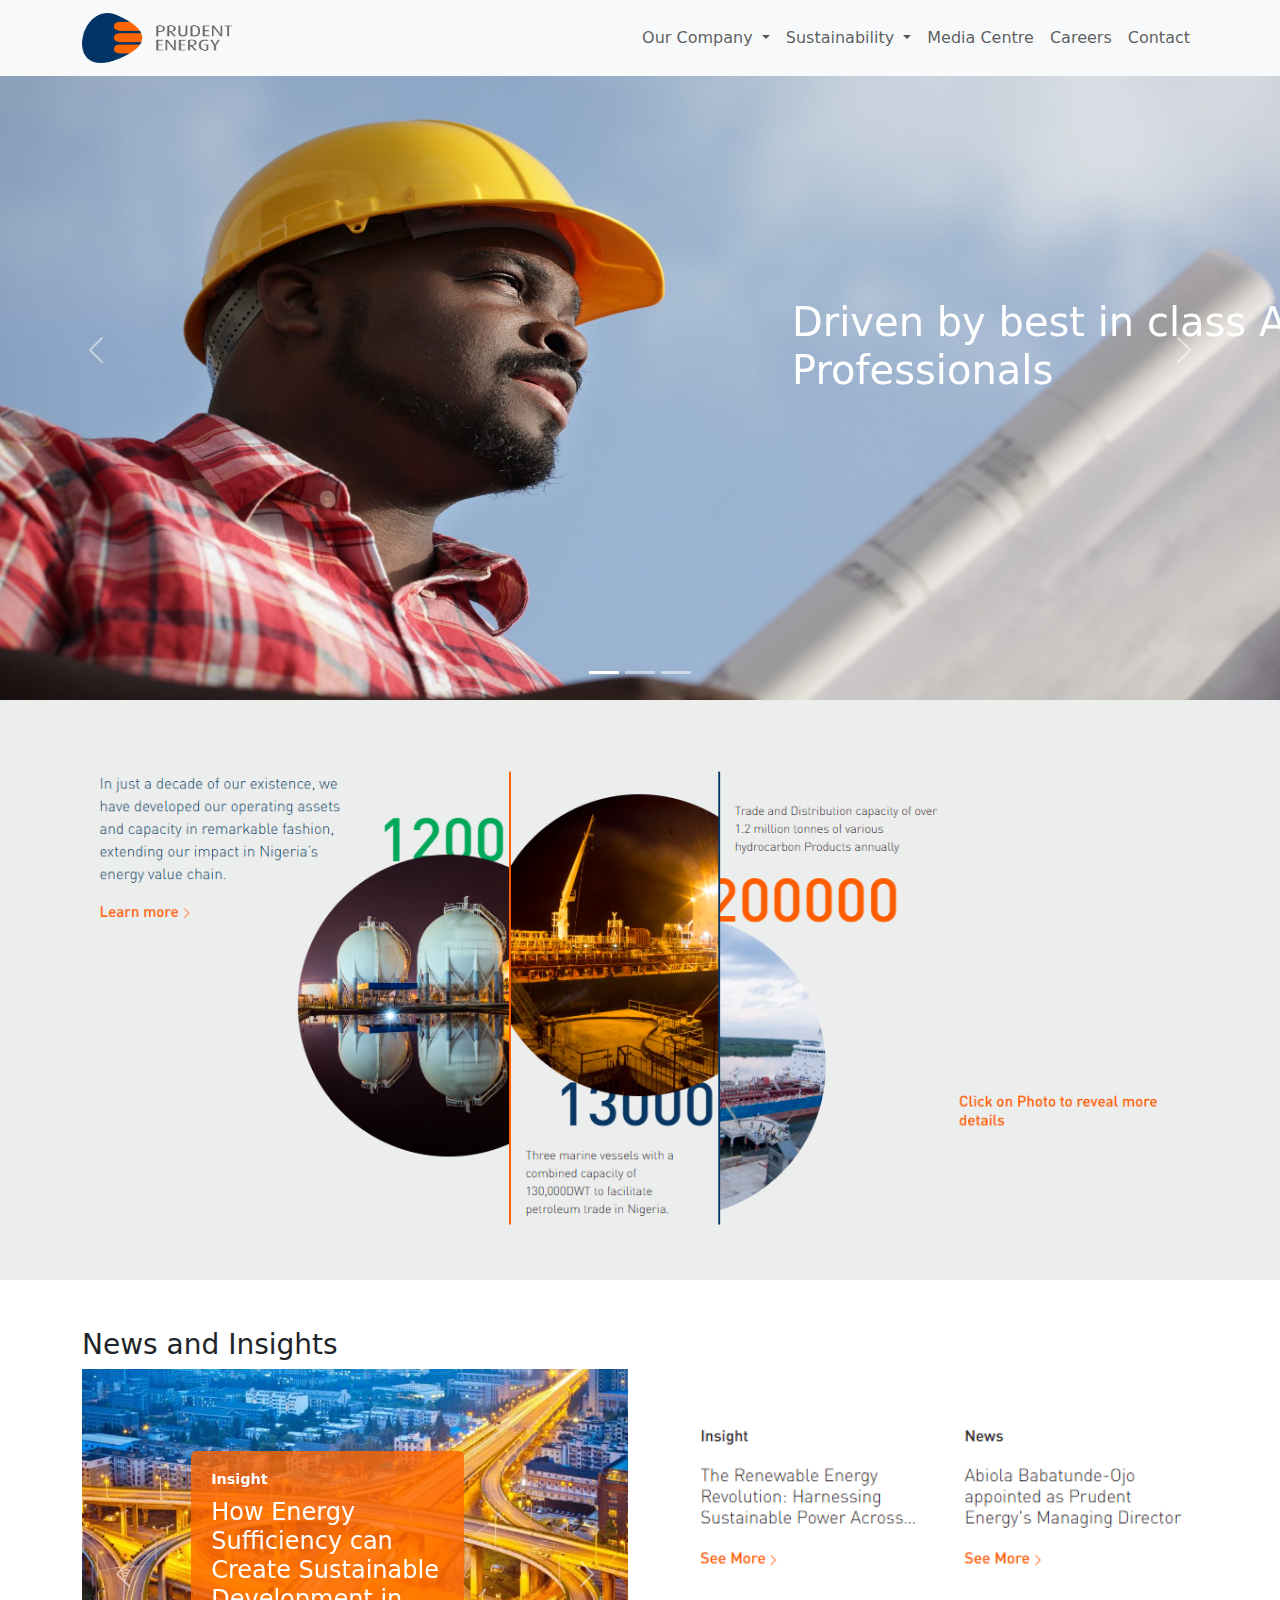
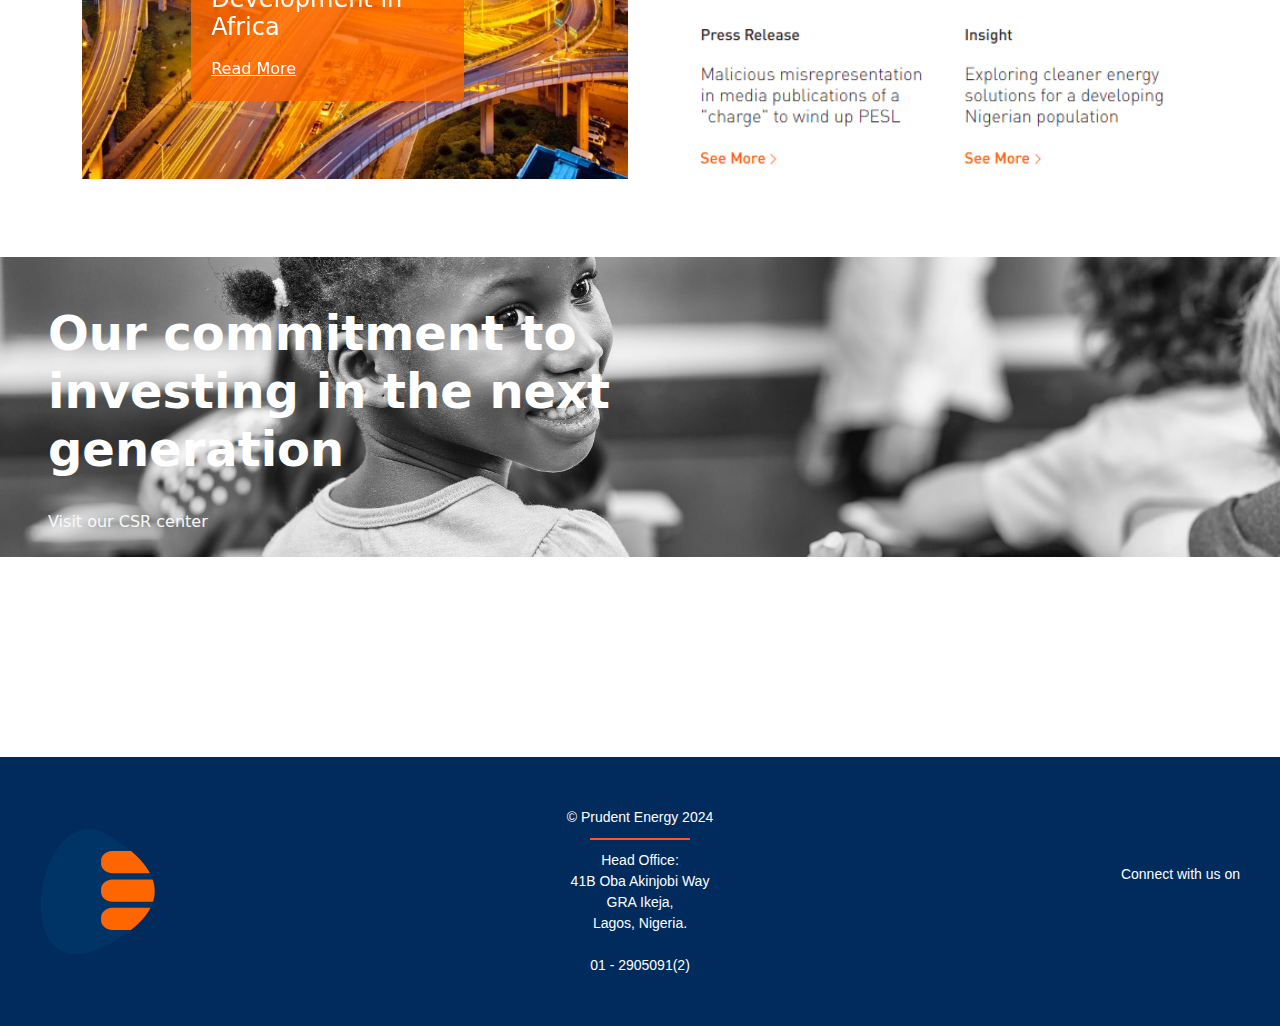
<file: index.html>
<!DOCTYPE html>
<html lang="en">

<head>
  <meta charset="UTF-8">
  <meta name="viewport" content="width=device-width, initial-scale=1.0">
  <title>Prudent Energy</title>
  <link href="css/bootstrap.min.css" rel="stylesheet">
  <link rel="stylesheet" href="./styles.css">
</head>

<body>

  <div class='overflow-x-hidden'>
    <!-- Navbar -->
    <nav class="navbar navbar-expand-lg navbar-light bg-light fixed-top">
      <div class="container">
        <a class="navbar-brand" href="index.html">
          <img src="./cropped-Prudent-Energy-Logo-1.png" alt="Prudent Energy Logo" width="150" height="50">
        </a>
        <button class="navbar-toggler" type="button" data-bs-toggle="collapse" data-bs-target="#navbarSupportedContent"
          aria-controls="navbarSupportedContent" aria-expanded="false" aria-label="Toggle navigation">
          <span class="navbar-toggler-icon"></span>
        </button>
        <div class="collapse navbar-collapse" id="navbarSupportedContent">
          <ul class="navbar-nav ms-auto">
            <li class="nav-item dropdown">
              <a class="nav-link dropdown-toggle" href="#" role="button" data-bs-toggle="dropdown"
                aria-expanded="false">
                Our Company
              </a>
              <ul class="dropdown-menu">
                <li><a class="dropdown-item" href="about.html">About us</a></li>
                <li><a class="dropdown-item" href="ourbrand.html">Our Brand</a></li>
              </ul>
            </li>
            <li class="nav-item dropdown">
              <a class="nav-link dropdown-toggle" href="#" id="sustainabilityDropdown" role="button"
                data-bs-toggle="dropdown" aria-expanded="false">
                Sustainability
              </a>
              <ul class="dropdown-menu" aria-labelledby="sustainabilityDropdown">
                <li><a class="dropdown-item" href="HSEPolicy.html">HSE Policy</a></li>
                <li><a class="dropdown-item" href="qualitypolicy.html">Quality Policy</a></li>
                <li><a class="dropdown-item" href="CSR.html">CSR</a></li>
              </ul>
            </li>
            <li class="nav-item"><a class="nav-link" href="mediacenter.html">Media Centre</a></li>
            <li class="nav-item"><a class="nav-link" href="careers.html">Careers</a></li>
            <li class="nav-item"><a class="nav-link" href="contact.html">Contact</a></li>
          </ul>
        </div>
      </div>
    </nav>

    <!-- Hero Section -->
    <div id="demo" class="carousel slide" data-bs-ride="carousel">
      <!-- Indicators/dots -->
      <div class="carousel-indicators">
        <button type="button" data-bs-target="#demo" data-bs-slide-to="0" class="active"></button>
        <button type="button" data-bs-target="#demo" data-bs-slide-to="1"></button>
        <button type="button" data-bs-target="#demo" data-bs-slide-to="2"></button>
      </div>
      <div class="carousel-inner">
        <div class="carousel-item active">
          <img src='shutterstock_697121830.jpg' class='fogggg' />
          <div class="content carousel-caption ggggg">
            <p class='display-6'>A trusted growth partner in Energy and <br />
              Commodities</p>
          </div>
        </div>
        <div class="carousel-item active">
          <img src='shutterstock_439698622-2048x1536.jpg' class='fogggg' />
          <div class="content carousel-caption ggggg">
            <p class='display-6'>Delevering last mile value to industries <br />
              across Nigeria</p>
          </div>
        </div>
        <div class="carousel-item active">
          <img src='shutterstock_58988491-2048x1365.jpg' class='fogggg' />
          <div class="content carousel-caption ggggg">
            <p class='display-6'>Driven by best in class African <br />
              Professionals</p>
          </div>
        </div>
      </div>
      <!-- Left and right controls/icons -->
      <button class="carousel-control-prev" type="button" data-bs-target="#demo" data-bs-slide="prev">
        <span class="carousel-control-prev-icon"></span>
      </button>
      <button class="carousel-control-next" type="button" data-bs-target="#demo" data-bs-slide="next">
        <span class="carousel-control-next-icon"></span>
      </button>
    </div>

    <!-- Information Section -->
    <div class='bg-ligh'>
      <div class='pt-5'>
        <section class="container text-center">
          <div class="">
            <img src="after-home.PNG" class='pb-5 w-100' />
          </div>
        </section>
      </div>
    </div>

    <!-- News and Insights Section -->
    <section class="container my-5">
      <h3>News and Insights</h3>
      <div class="row">
        <div class="col-md-6">
          <div id="demo" class="carousel slide" data-bs-ride="carousel" data-bs-interval="3000">
            <div class="carousel-inner">
              <!-- Slide 1 -->
              <div class="carousel-item active">
                <img src="prudent_energy_energy_sufficiency_sustainable_development-720x540.jpg" class="d-block w-100"
                  alt="Slide 1">
                <div class="overlay" id="overlay">
                  <div class="overlay-content">
                    <h5>Insight</h5>
                    <h3>How Energy Sufficiency can Create Sustainable Development in Africa</h3>
                    <a href="#" class="read-more">Read More</a>
                  </div>
                </div>
              </div>

              <!-- Slide 2 -->
              <div class="carousel-item">
                <img src="The-Stator-core-of-a-Hydropower-Generator-set-720x540.jpg" class="d-block w-100"
                  alt="Slide 2">
                <div class="overlay" id="overlay">
                  <div class="overlay-content">
                    <h5>Another Insight</h5>
                    <h3>Exploring Renewable Energy Options in Africa</h3>
                    <a href="#" class="read-more">Read More</a>
                  </div>
                </div>
              </div>
            </div>

            <!-- Controls -->
            <button class="carousel-control-prev" type="button" data-bs-target="#demo" data-bs-slide="prev">
              <span class="carousel-control-prev-icon" aria-hidden="true"></span>
              <span class="visually-hidden">Previous</span>
            </button>
            <button class="carousel-control-next" type="button" data-bs-target="#demo" data-bs-slide="next">
              <span class="carousel-control-next-icon" aria-hidden="true"></span>
              <span class="visually-hidden">Next</span>
            </button>
          </div>
        </div>
        <div class="col-md-6">
          <img src='colmd2.PNG' class='w-100' />
        </div>
      </div>
    </section>

    <!-- CSR Section -->
    <section class="csr-section text-start d-grid">
      <h3 class='text-start ms-5 display-5 mt-5 fw-semibold'>Our commitment to <br />
        investing in the next <br />
        generation</h3>
      <a href="#" class="text-light ms-5 text-decoration-none">Visit our CSR center</a>
    </section>

    <!-- Footer -->
    <footer class="footer">
      <div class="footer-content">
        <div class="footer-logo">
          <img src='./Prudent-Energy-icon-small.png' />
        </div>
        <div class="footer-info">
          <p>&copy; Prudent Energy 2024</p>
          <div class="footer-line"></div>
          <p>Head Office:<br>41B Oba Akinjobi Way<br>GRA Ikeja,<br>Lagos, Nigeria.<br><br>01 - 2905091(2)</p>
        </div>
        <div class="footer-social">
          <p>Connect with us on</p>
          <div class="social-icons">
            <a href="#"><i class="fa fa-facebook"></i></a>
            <a href="#"><i class="fa fa-twitter"></i></a>
            <a href="#"><i class="fa fa-instagram"></i></a>
            <a href="#"><i class="fa fa-linkedin"></i></a>
            <a href="#"><i class="fa fa-youtube"></i></a>
          </div>
        </div>
      </div>
    </footer>
  </div>


  <script src="js/bootstrap.bundle.min.js"></script>
  <script src="js/bootstrap.bundle.js"></script>
  <script src="https://cdn.jsdelivr.net/npm/@popperjs/core@2.11.7/dist/umd/popper.min.js"></script>
  <script src="js/bootstrap.min.js"></script>
  <script src="script.js"></script>
</body>

</html>
</file>
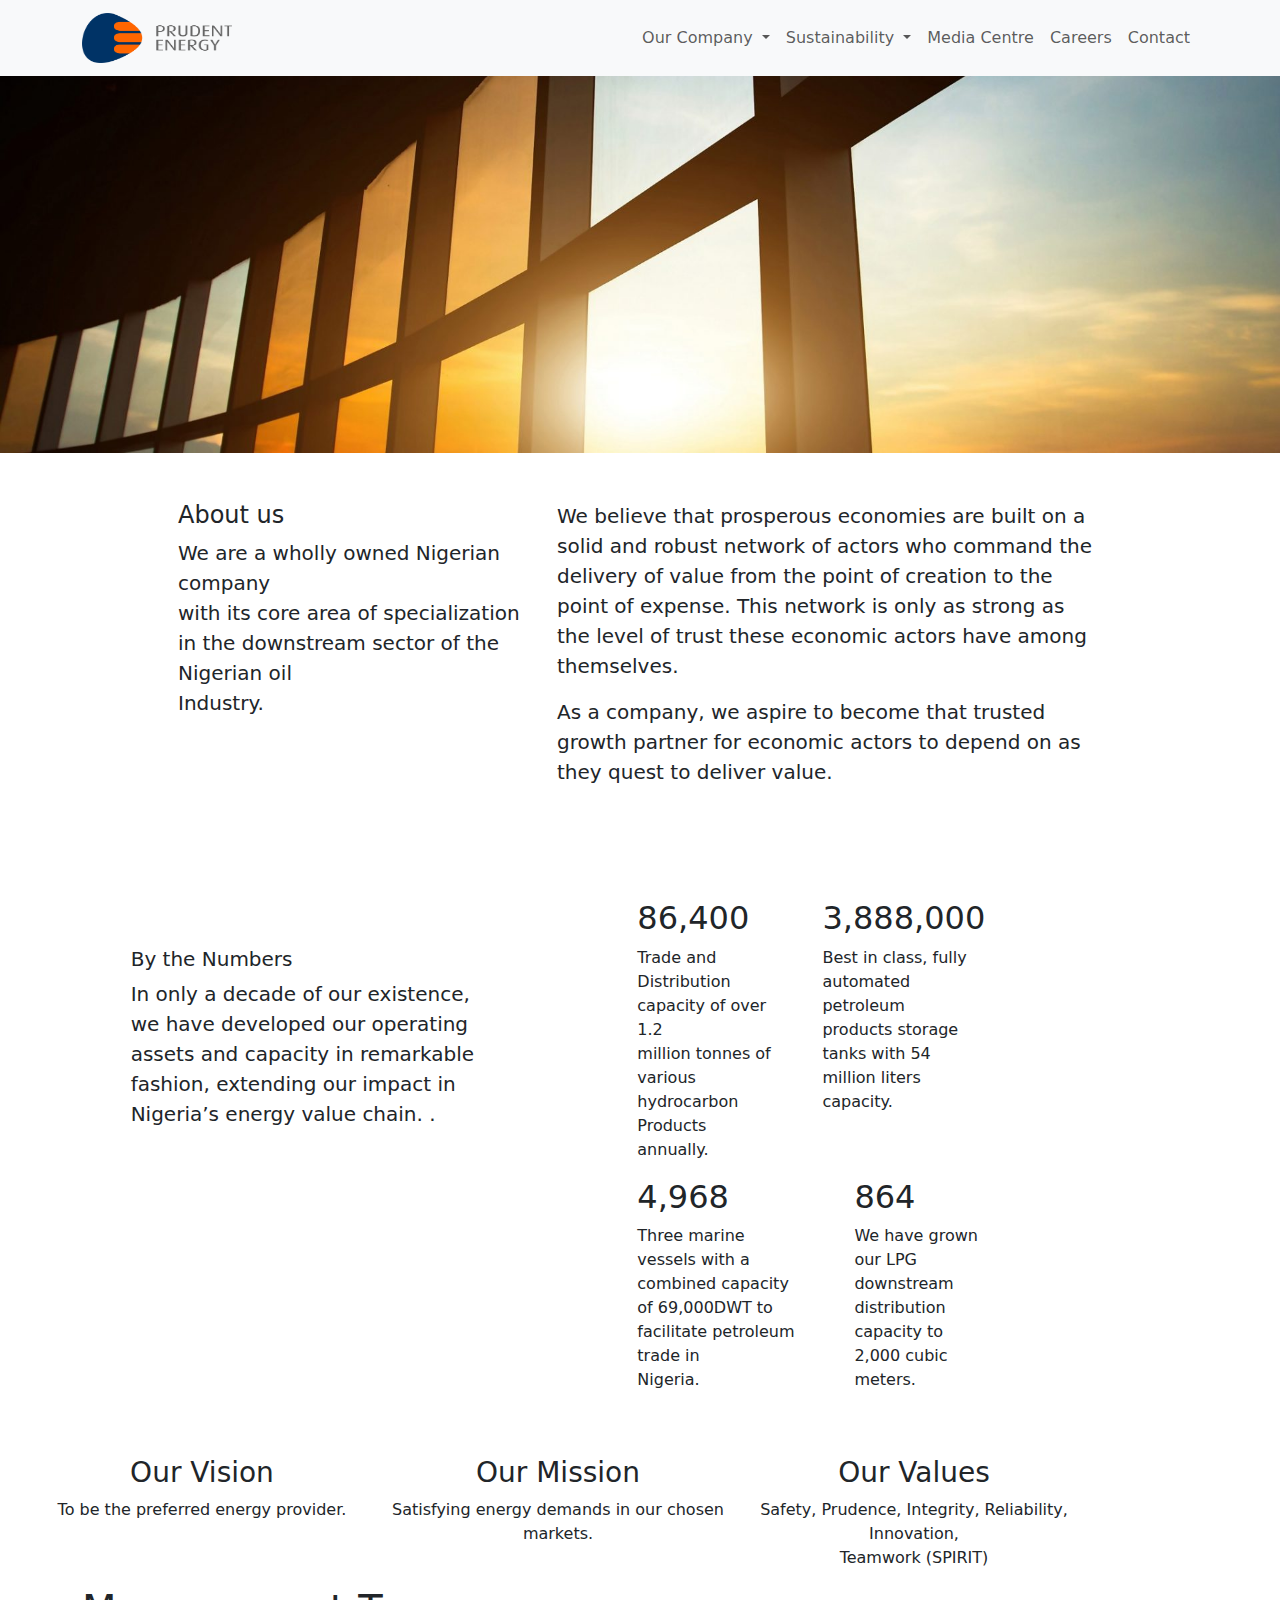
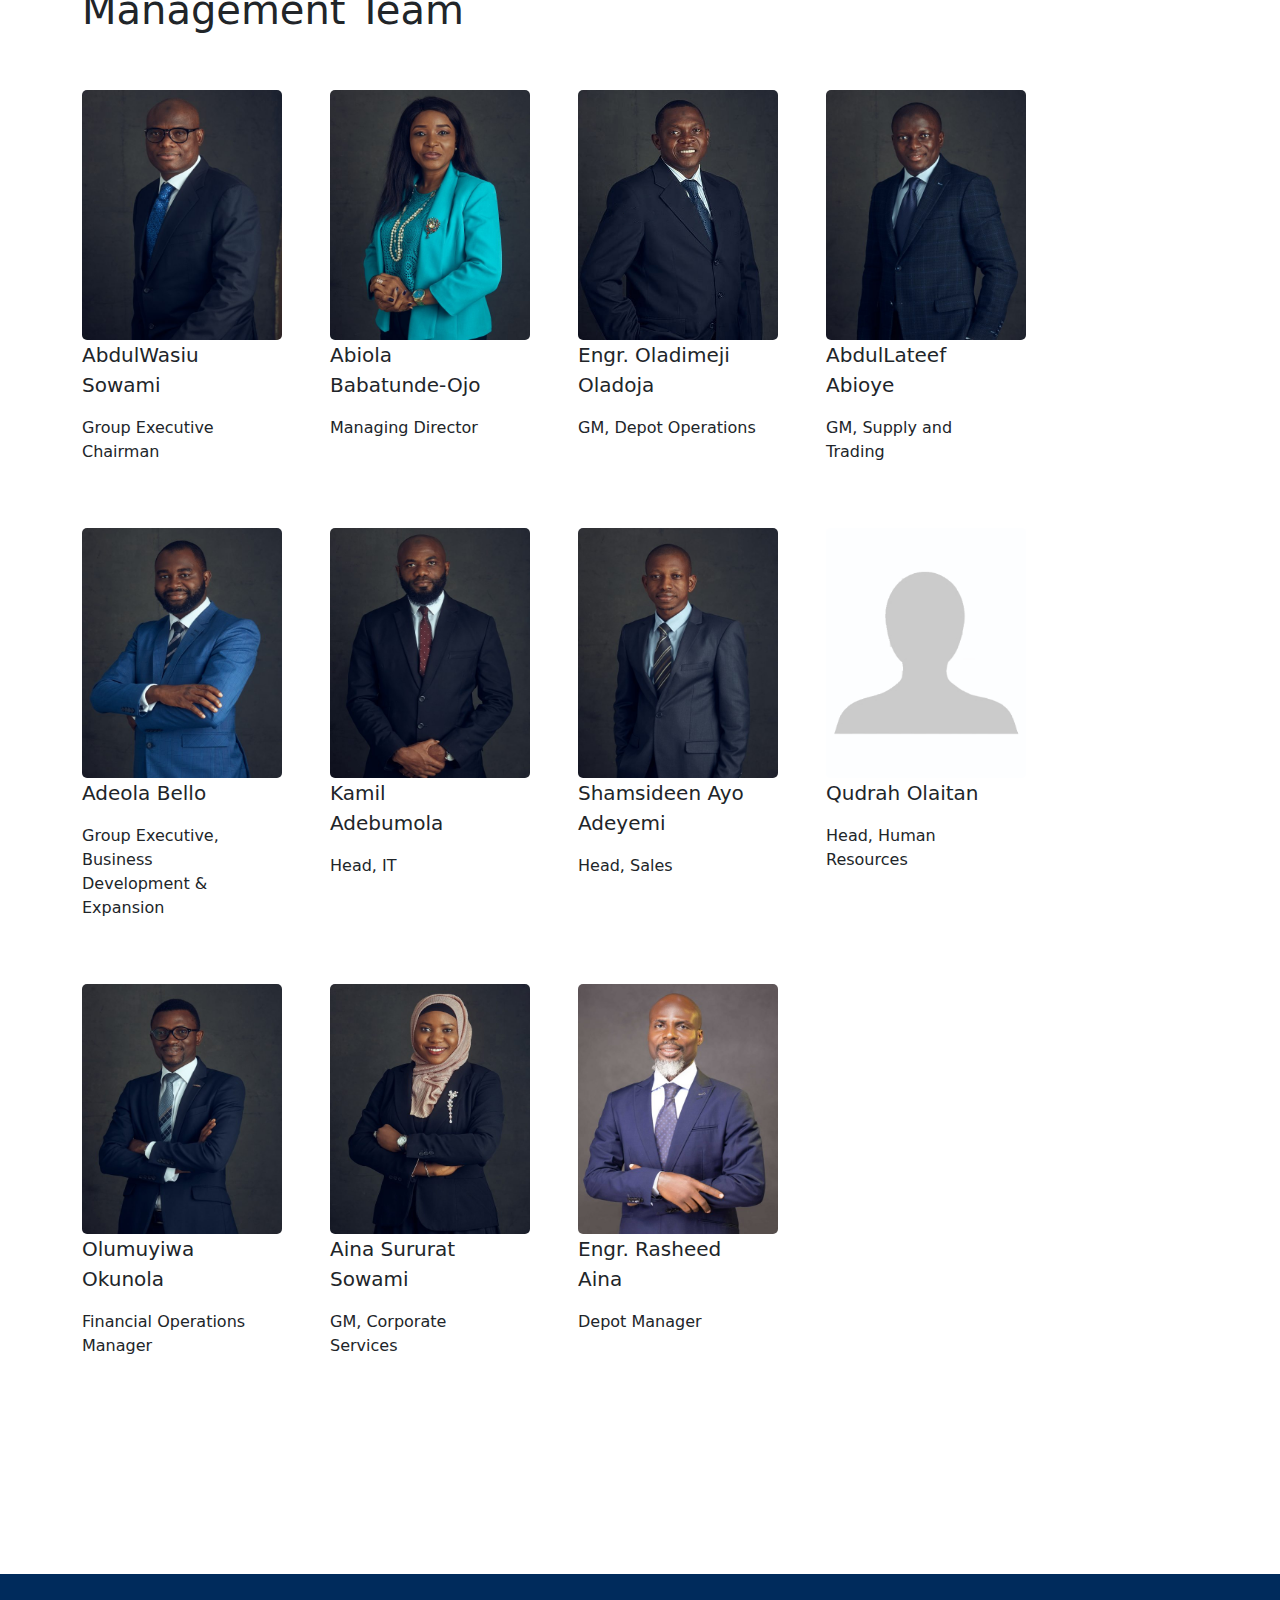
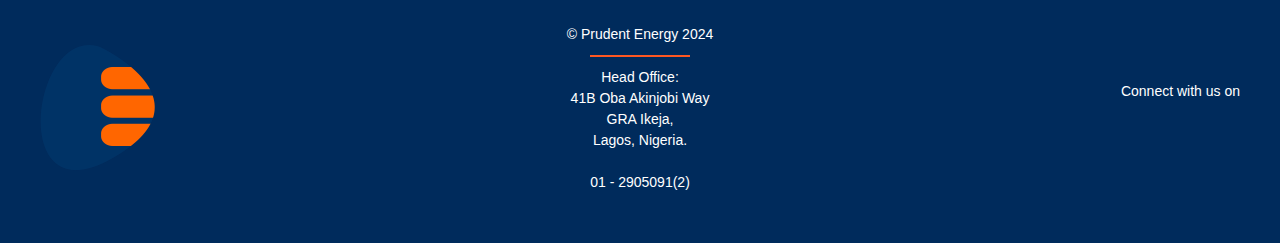
<file: about.html>
<!DOCTYPE html>
<html lang="en">

<head>
    <meta charset="UTF-8">
    <meta name="viewport" content="width=device-width, initial-scale=1.0">
    <title>Prudent Energy</title>
    <link href="css/bootstrap.min.css" rel="stylesheet">
    <link rel="stylesheet" href="./styles.css">
</head>

<body class='overflow-x-hidden'>

    <!-- Navbar -->
    <nav class="navbar navbar-expand-lg navbar-light bg-light fixed-top">
        <div class="container">
            <a class="navbar-brand" href="index.html">
                <img src="./cropped-Prudent-Energy-Logo-1.png" alt="Prudent Energy Logo" width="150" height="50">
            </a>
            <button class="navbar-toggler" type="button" data-bs-toggle="collapse"
                data-bs-target="#navbarSupportedContent" aria-controls="navbarSupportedContent" aria-expanded="false"
                aria-label="Toggle navigation">
                <span class="navbar-toggler-icon"></span>
            </button>
            <div class="collapse navbar-collapse" id="navbarSupportedContent">
                <ul class="navbar-nav ms-auto">
                    <li class="nav-item dropdown">
                        <a class="nav-link dropdown-toggle" href="#" role="button" data-bs-toggle="dropdown"
                            aria-expanded="false">
                            Our Company
                        </a>
                        <ul class="dropdown-menu">
                            <li><a class="dropdown-item" href="about.html">About us</a></li>
                            <li><a class="dropdown-item" href="ourbrand.html">Our Brand</a></li>
                        </ul>
                    </li>
                    <li class="nav-item dropdown">
                        <a class="nav-link dropdown-toggle" href="#" id="sustainabilityDropdown" role="button"
                            data-bs-toggle="dropdown" aria-expanded="false">
                            Sustainability
                        </a>
                        <ul class="dropdown-menu" aria-labelledby="sustainabilityDropdown">
                            <li><a class="dropdown-item" href="HSEPolicy.html">HSE Policy</a></li>
                            <li><a class="dropdown-item" href="qualitypolicy.html">Quality Policy</a></li>
                            <li><a class="dropdown-item" href="CSR.html">CSR</a></li>
                        </ul>
                    </li>
                    <li class="nav-item"><a class="nav-link" href="mediacenter.html">Media Centre</a></li>
                    <li class="nav-item"><a class="nav-link" href="careers.html">Careers</a></li>
                    <li class="nav-item"><a class="nav-link" href="contact.html">Contact</a></li>
                </ul>
            </div>
        </div>
    </nav>

    <!-- Hero Section -->
    <div>
        <img src='shutterstock_264930236-1920x680.jpg' class='wdf' />
    </div>

    <!-- Information Section -->
    <div class='container'>
        <div class='pt-5'>
            <div class='row'>
                <div class='col-md-5'>
                    <div class=''>
                        <h1 class='fs-4 ms-5 ps-5'>About us</h1>
                        <p class='fs-5 ms-5 ps-5'>We are a wholly owned Nigerian company <br />
                            with its core area of specialization in the downstream sector of the Nigerian oil <br />
                            Industry.</p>
                    </div>
                </div>

                <div class='col-md-6'>
                    <div class=''>
                        <p class='fs-5'>We believe that prosperous economies are built on a solid and robust network of
                            actors who command the delivery of value from the point of creation to the point of expense.
                            This network is only as strong as the level of trust these economic actors have among
                            themselves.</p>
                        <p class='fs-5 mt-2'>As a company, we aspire to become that trusted growth partner for economic
                            actors to depend on as they quest to deliver value.</p>
                    </div>
                </div>
            </div>
        </div>
    </div>

    <!-- News and Insights Section -->
    <div class='container row mt-5 pt-5'>
        <div class='col-md-4 container mt-5'>
            <h3 class='fs-5'>By the Numbers</h3>
            <p class='fs-5'>In only a decade of our existence, we have developed our operating assets and capacity in
                remarkable fashion, extending our impact in Nigeria’s energy value chain. .</p>
        </div>
        <div class='col-md-4 ms-3 container'>
            <div class='d-flex'>
                <div>
                    <h2 class="counter xl-text" data-target="1200000"></h2>
                    <p class='d-flex'>Trade and Distribution capacity of over 1.2 <br />
                        million tonnes of various hydrocarbon Products <br />
                        annually.</p>
                </div>
                <div class='ms-5'>
                    <h2 class="counter xl-text" data-target="54000000"></h2>
                    <p class=''>Best in class, fully automated petroleum <br />
                        products storage tanks with 54 million liters <br />
                        capacity.</p>
                </div>
            </div>
            <div class='d-flex'>
                <div>
                    <h2 class="counter xl-text" data-target="69000"></h2>
                    <p class='d-flex'>Three marine vessels with a combined capacity <br />
                        of 69,000DWT to facilitate petroleum trade in <br />
                        Nigeria.</p>
                </div>
                <div class='ms-5'>
                    <h2 class="counter xl-text" data-target="12000"></h2>
                    <p class=''>We have grown our LPG downstream <br />
                        distribution capacity to <br />
                        2,000 cubic meters.
                    </p>
                </div>
            </div>
        </div>
    </div>
    <!-- CSR Section -->
    <section class="row container text-center justify-content-center">
        <div class='container justify-content-center text-center'>
            <div class='container d-flex mt-5 justify-content-center text-center'>
                <div class='col-md-4'>
                    <h3>Our Vision</h3>
                    <p>To be the preferred energy provider.</p>
                </div>
                <div class='col-md-4'>
                    <h3>Our Mission</h3>
                    <p>Satisfying energy demands in our chosen <br />
                        markets.</p>
                </div>
                <div class='col-md-4'>
                    <h3>Our Values</h3>
                    <p>Safety, Prudence, Integrity, Reliability, Innovation, <br />
                        Teamwork (SPIRIT)</p>
                </div>
            </div>
        </div>
    </section>

    <div class='container'>
        <div>
            <h1>Management Team</h1>
            <div class='d-grid d-md-flex'>
                <div class='card mt-5 border-0 me-5'>
                    <img src='./Chairman-CEO-Alh.-AbdulWasiu-Sowami-540x720.jpg' class='card-img ghtdg' height="250" />
                    <p class='fs-5'>AbdulWasiu <br />
                        Sowami</p>
                    <p class='fw-light'>Group Executive <br />
                        Chairman</p>
                </div>
                <div class='card mt-5 border-0 me-5'>
                    <img src='./GM-Commercial-Chief-Commercial-Officer-Mrs-Abiola-Babatunde-Ojo-540x720.jpg'
                        class='card-img ghtdg' height="250" />
                    <p class='fs-5'>Abiola <br />
                        Babatunde-Ojo</p>
                    <p class='fw-light'>Managing Director</p>
                </div>
                <div class='card mt-5 border-0 me-5'>
                    <img src='./GM-Depot-Operations-Mr-Oladimeji-Oladoja.jpg' class='card-img ghtdg' height="250" />
                    <p class='fs-5'>Engr. Oladimeji <br />
                        Oladoja</p>
                    <p class='fw-light'>GM, Depot Operations</p>
                </div>
                <div class='card mt-5 border-0'>
                    <img src='./Head-Trade-and-Sourcing-Mr-Abdul-Lateef-Abioye-540x720.jpg' class='card-img ghtdg'
                        height="250" />
                    <p class='fs-5'>AbdulLateef<br />
                        Abioye</p>
                    <p class='fw-light'>GM, Supply and <br />
                        Trading</p>
                </div>
            </div>
            <div class='d-grid d-md-flex'>
                <div class='card mt-5 border-0 me-5'>
                    <img src='./Head-Internal-Audit-and-Risk-Compliance-Mr-Adeola-Bello-540x720.jpg'
                        class='card-img ghtdg' height="250" />
                    <p class='fs-5'>Adeola Bello</p>
                    <p class='fw-light'>Group Executive,<br />
                        Business <br />
                        Development & <br />
                        Expansion
                    </p>
                </div>
                <div class='card mt-5 border-0 me-5'>
                    <img src='./Head-IT-Kamil-Adebumola-532x720.jpg' class='card-img ghtdg' height="250" />
                    <p class='fs-5'>Kamil <br />
                        Adebumola</p>
                    <p class='fw-light'>Head, IT</p>
                </div>
                <div class='card mt-5 border-0 me-5'>
                    <img src='./Head-Sales-Shamsideen-Ayo-Adeyemi-540x720.jpg' class='card-img ghtdg' height="250" />
                    <p class='fs-5'>Shamsideen Ayo<br />
                        Adeyemi</p>
                    <p class='fw-light'>Head, Sales</p>
                </div>
                <div class='card mt-5 border-0'>
                    <img src='./Image-Placeholder-540x720-1.png' class='card-img ghtdg' height="250" />
                    <p class='fs-5'>Qudrah Olaitan</p>
                    <p class='fw-light'>Head, Human <br />
                        Resources</p>
                </div>
            </div>
            <div class='d-grid d-md-flex'>
                <div class='card mt-5 border-0 me-5'>
                    <img src='./Management-Accountant-Mr.-Olumuyiwa-Okunola-540x720.jpg' class='card-img ghtdg'
                        height="250" />
                    <p class='fs-5'>Olumuyiwa <br />
                        Okunola</p>
                    <p class='fw-light'>Financial Operations <br />
                        Manager</p>
                </div>
                <div class='card mt-5 border-0 me-5'>
                    <img src='./Head-Admin-Aina-Sururat-Sowami-540x720.jpg' class='card-img ghtdg' height="250" />
                    <p class='fs-5'>Aina Sururat <br />
                        Sowami</p>
                    <p class='fw-light'>GM, Corporate <br />
                        Services
                    </p>
                </div>
                <div class='card mt-5 border-0 me-5'>
                    <img src='./Engr-Rasheed-Aina-photo-540x720.jpg' class='card-img ghtdg' height="250" />
                    <p class='fs-5'>Engr. Rasheed <br />
                        Aina</p>
                    <p class='fw-light'>Depot Manager</p>
                </div>
            </div>
        </div>
    </div>

    <!-- Footer -->
    <footer class="footer">
        <div class="footer-content">
            <div class="footer-logo">
                <img src='./Prudent-Energy-icon-small.png' />
            </div>
            <div class="footer-info">
                <p>&copy; Prudent Energy 2024</p>
                <div class="footer-line"></div>
                <p>Head Office:<br>41B Oba Akinjobi Way<br>GRA Ikeja,<br>Lagos, Nigeria.<br><br>01 - 2905091(2)</p>
            </div>
            <div class="footer-social">
                <p>Connect with us on</p>
                <div class="social-icons">
                    <a href="#"><i class="fa fa-facebook"></i></a>
                    <a href="#"><i class="fa fa-twitter"></i></a>
                    <a href="#"><i class="fa fa-instagram"></i></a>
                    <a href="#"><i class="fa fa-linkedin"></i></a>
                    <a href="#"><i class="fa fa-youtube"></i></a>
                </div>
            </div>
        </div>
    </footer>


    <script src="js/bootstrap.bundle.min.js"></script>
    <script src="js/bootstrap.bundle.js"></script>
    <script src="https://cdn.jsdelivr.net/npm/@popperjs/core@2.11.7/dist/umd/popper.min.js"></script>
    <script src="js/bootstrap.min.js"></script>
    <script src="script.js"></script>
</body>

</html>
</file>
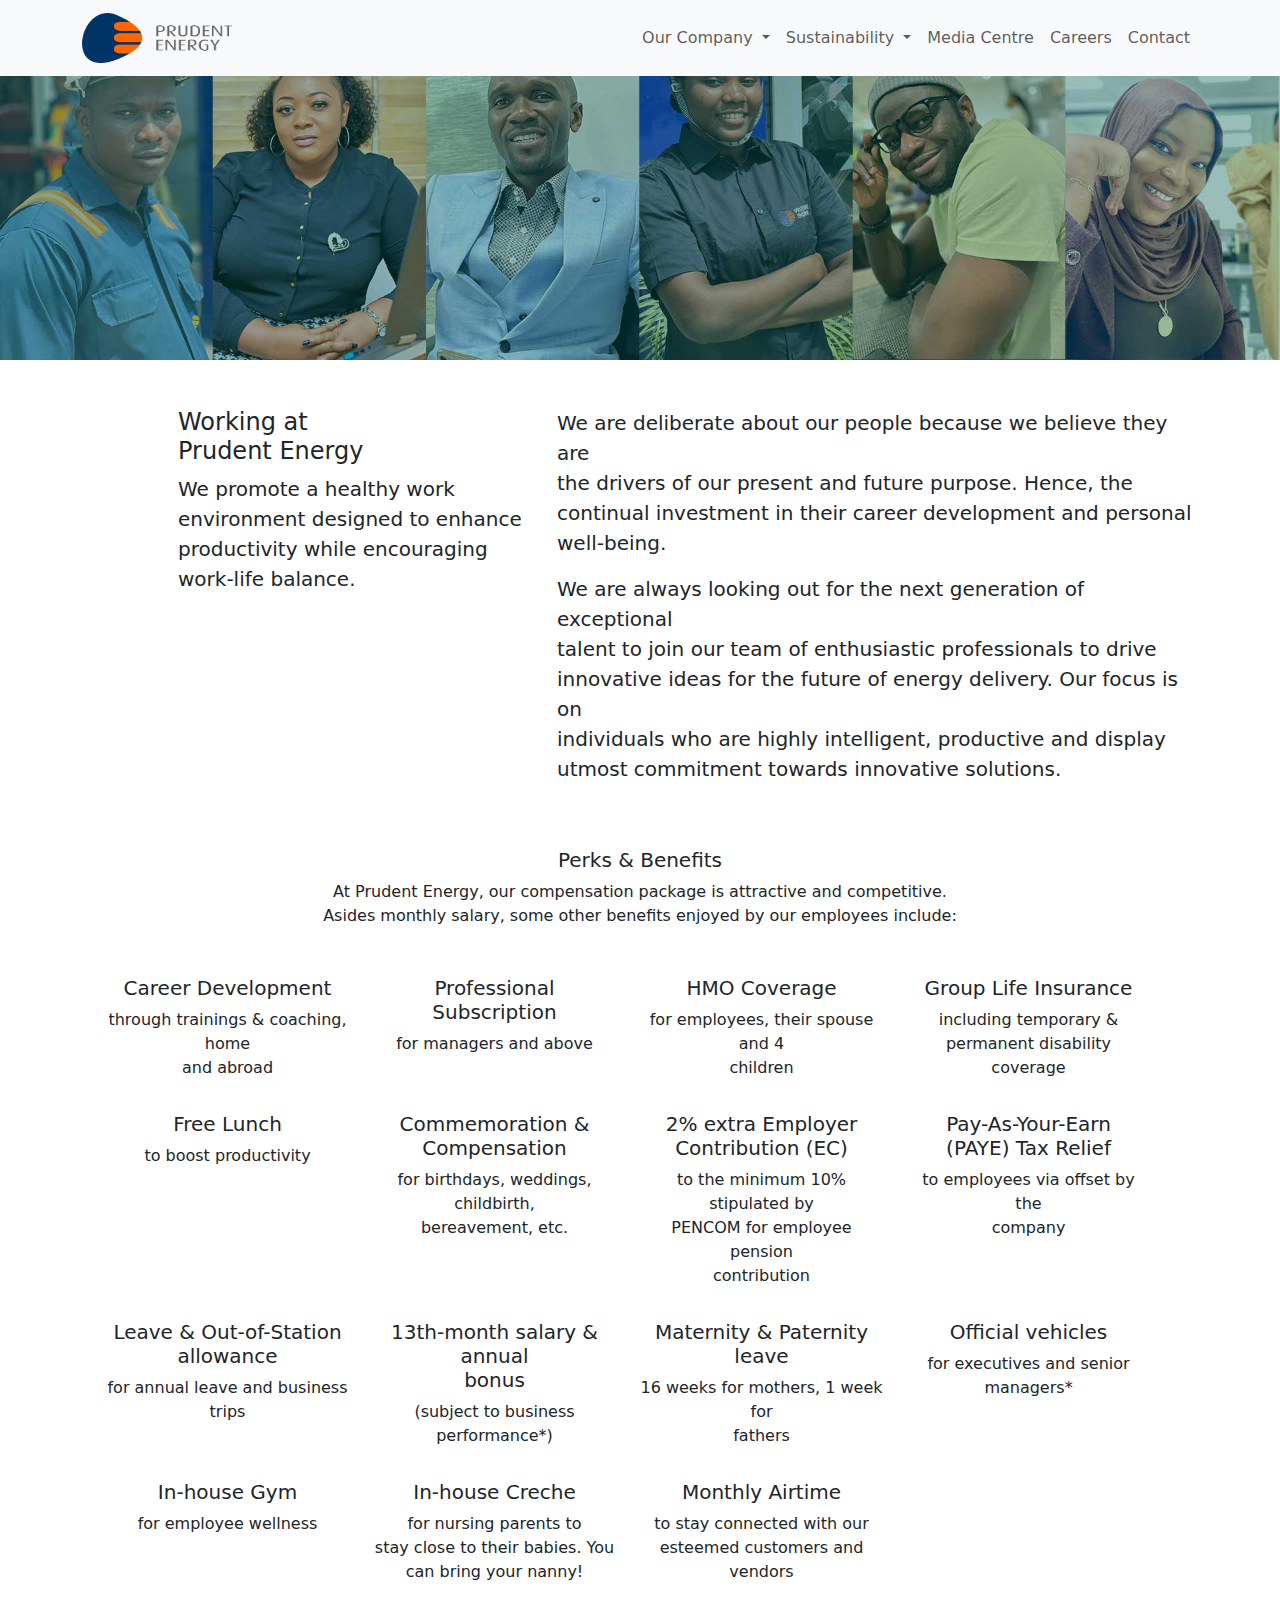
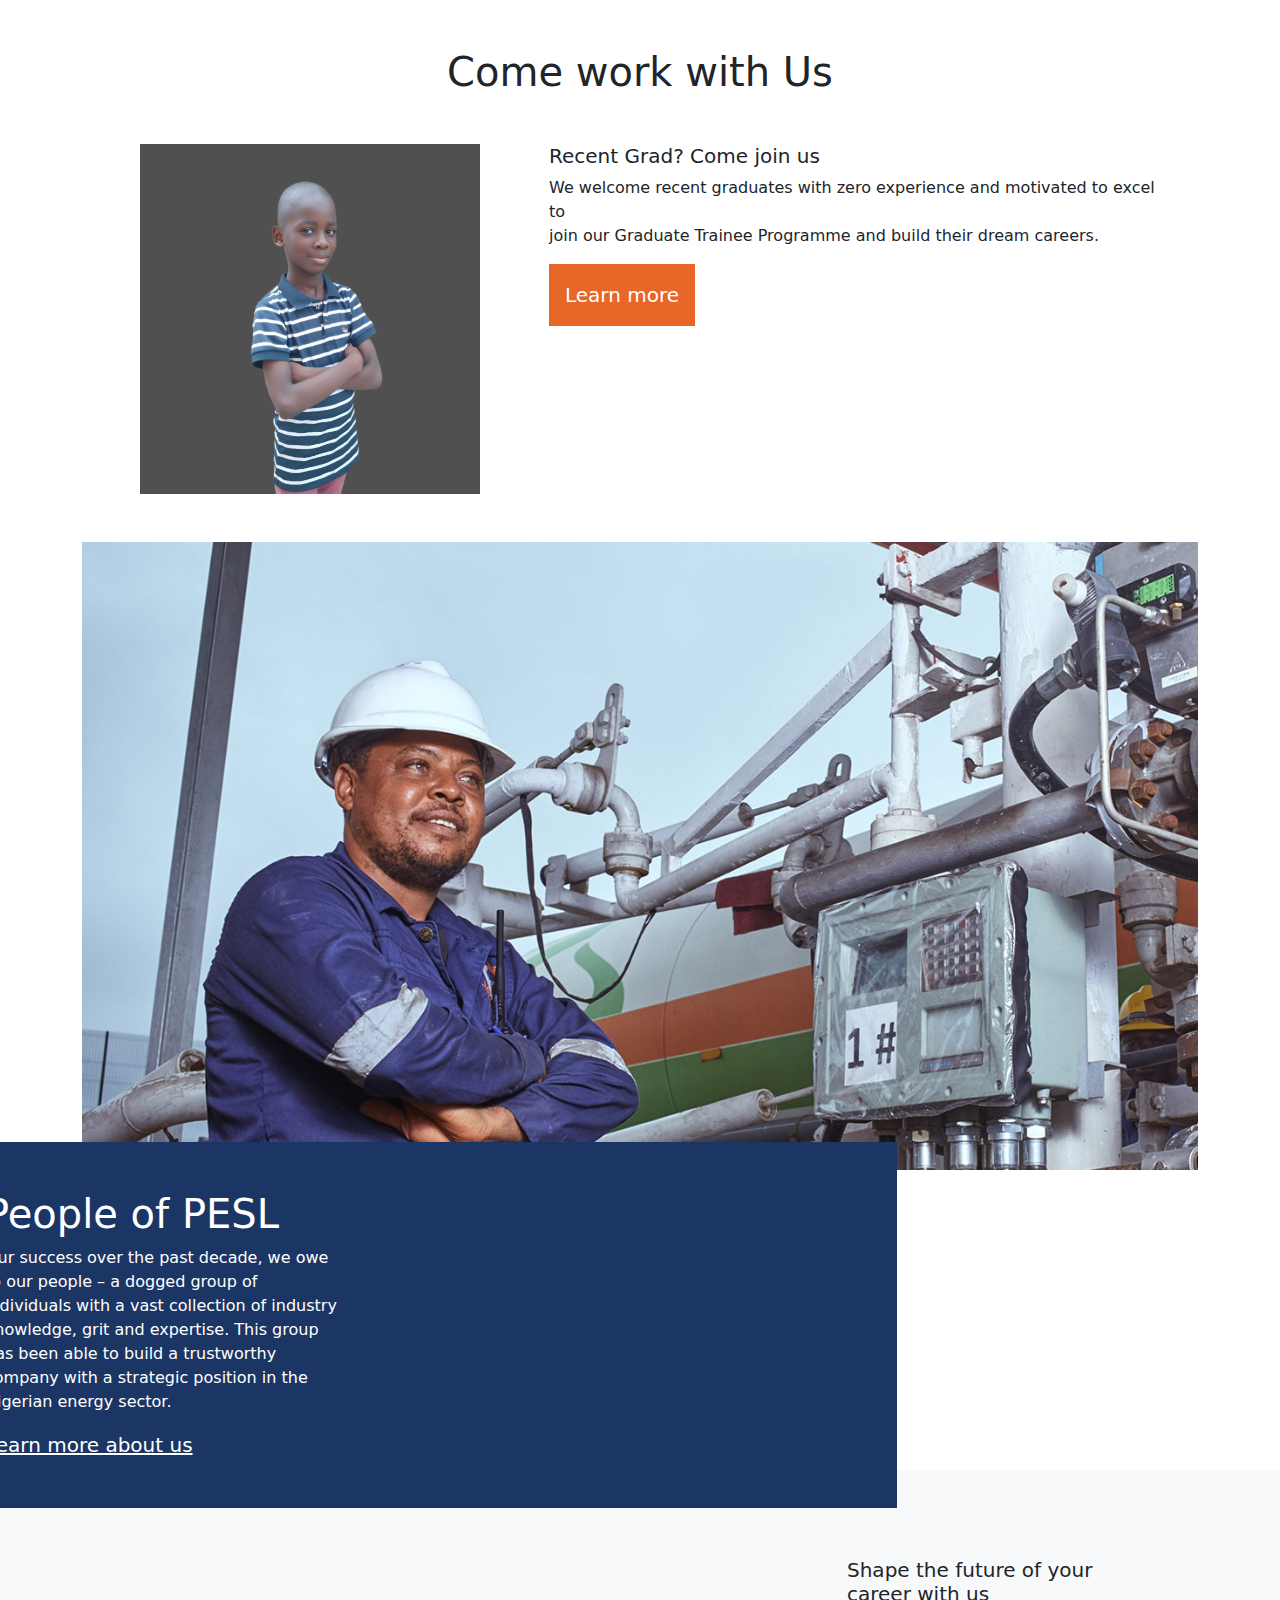
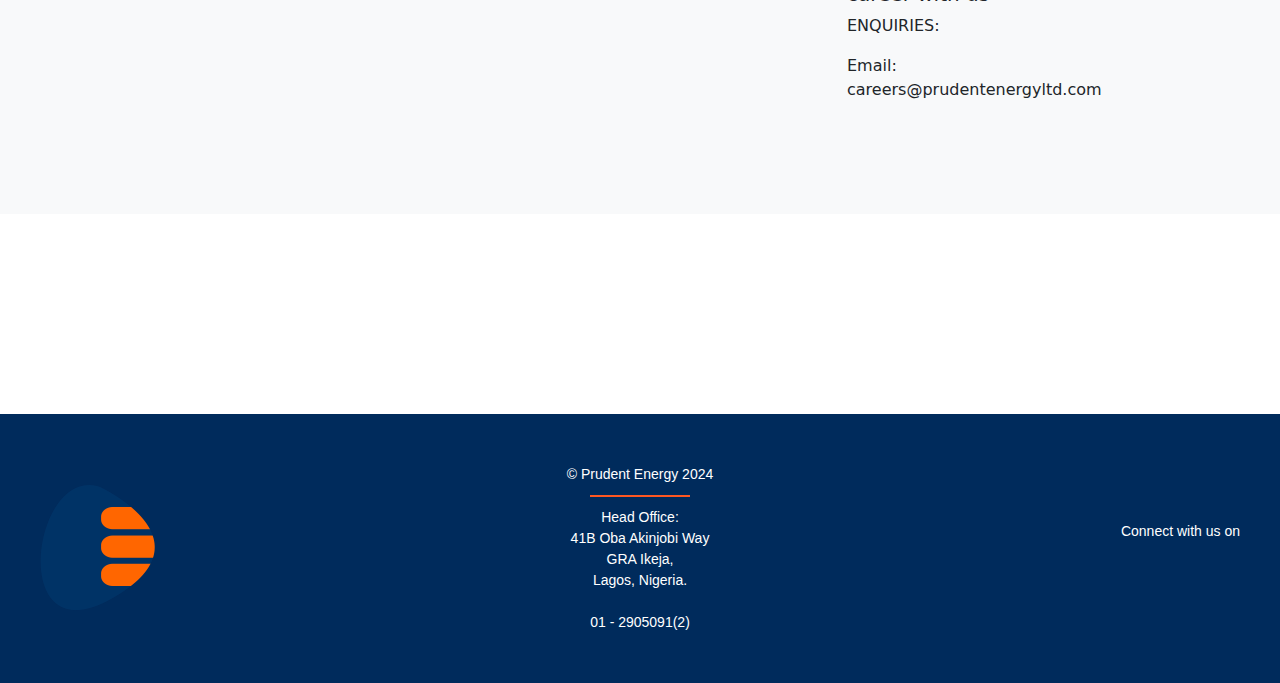
<file: careers.html>
<!DOCTYPE html>
<html lang="en">

<head>
    <meta charset="UTF-8">
    <meta name="viewport" content="width=device-width, initial-scale=1.0">
    <title>Prudent Energy</title>
    <link href="css/bootstrap.min.css" rel="stylesheet">
    <link rel="stylesheet" href="./styles.css">
</head>

<body class='overflow-x-hidden'>

    <!-- Navbar -->
    <nav class="navbar navbar-expand-lg navbar-light bg-light fixed-top">
        <div class="container">
            <a class="navbar-brand" href="index.html">
                <img src="./cropped-Prudent-Energy-Logo-1.png" alt="Prudent Energy Logo" width="150" height="50">
            </a>
            <button class="navbar-toggler" type="button" data-bs-toggle="collapse"
                data-bs-target="#navbarSupportedContent" aria-controls="navbarSupportedContent" aria-expanded="false"
                aria-label="Toggle navigation">
                <span class="navbar-toggler-icon"></span>
            </button>
            <div class="collapse navbar-collapse" id="navbarSupportedContent">
                <ul class="navbar-nav ms-auto">
                    <li class="nav-item dropdown">
                        <a class="nav-link dropdown-toggle" href="#" role="button" data-bs-toggle="dropdown"
                            aria-expanded="false">
                            Our Company
                        </a>
                        <ul class="dropdown-menu">
                            <li><a class="dropdown-item" href="about.html">About us</a></li>
                            <li><a class="dropdown-item" href="ourbrand.html">Our Brand</a></li>
                        </ul>
                    </li>
                    <li class="nav-item dropdown">
                        <a class="nav-link dropdown-toggle" href="#" id="sustainabilityDropdown" role="button"
                            data-bs-toggle="dropdown" aria-expanded="false">
                            Sustainability
                        </a>
                        <ul class="dropdown-menu" aria-labelledby="sustainabilityDropdown">
                            <li><a class="dropdown-item" href="HSEPolicy.html">HSE Policy</a></li>
                            <li><a class="dropdown-item" href="qualitypolicy.html">Quality Policy</a></li>
                            <li><a class="dropdown-item" href="CSR.html">CSR</a></li>
                        </ul>
                    </li>
                    <li class="nav-item"><a class="nav-link" href="mediacenter.html">Media Centre</a></li>
                    <li class="nav-item"><a class="nav-link" href="careers.html">Careers</a></li>
                    <li class="nav-item"><a class="nav-link" href="contact.html">Contact</a></li>
                </ul>
            </div>
        </div>
    </nav>

    <!-- Hero Section -->
    <div>
        <img src='PESL-people2-Banner-careers-1.jpg' class='wdf' />
    </div>

    <!-- Information Section -->
    <div class='container'>
        <div class='pt-5'>
            <div class='row'>
                <div class='col-md-5'>
                    <div class=''>
                        <h1 class='fs-4 ms-5 ps-5'>Working at <br />
                            Prudent Energy</h1>
                        <p class='fs-5 ms-5 ps-5'>We promote a healthy work <br />
                            environment designed to enhance <br />
                            productivity while encouraging <br />
                            work-life balance.
                        </p>
                    </div>
                </div>

                <div class='col-md-7'>
                    <div class=''>
                        <p class='fs-5'>We are deliberate about our people because we believe they are <br />
                            the drivers of our present and future purpose. Hence, the <br />
                            continual investment in their career development and personal <br />
                            well-being.
                        </p>
                        <p class='fs-5 mt-2'>We are always looking out for the next generation of exceptional <br />
                            talent to join our team of enthusiastic professionals to drive <br />
                            innovative ideas for the future of energy delivery. Our focus is on <br />
                            individuals who are highly intelligent, productive and display <br />
                            utmost commitment towards innovative solutions.
                        </p>
                    </div>
                </div>
            </div>
        </div>
    </div>

    <div class="mt-5 container">
        <!-- <img src="text.PNG" class="container w-100" />
        <img src="gym.PNG" class="container w-100" /> -->
        <div class="container">
            <div>
                <h3 class="fs-5 text-center">Perks & Benefits</h3>
                <p class="text-center fw-light">At Prudent Energy, our compensation package is attractive and
                    competitive.
                    <br />
                    Asides monthly salary, some other benefits enjoyed by our employees include:
                </p>
            </div>
            <div class="mt-5 row container">
                <div class="col-md-3 text-center">
                    <h3 class="fs-5">Career Development</h3>
                    <p class="fw-light">through trainings & coaching, home <br />
                        and abroad</p>
                </div>
                <div class="col-md-3 text-center">
                    <h3 class="fs-5">Professional Subscription</h3>
                    <p class="fw-light">for managers and above</p>
                </div>
                <div class="col-md-3 text-center">
                    <h3 class="fs-5">HMO Coverage</h3>
                    <p class="fw-light">for employees, their spouse and 4 <br />
                        children</p>
                </div>
                <div class="col-md-3 text-center">
                    <h3 class="fs-5">Group Life Insurance</h3>
                    <p class="fw-light">including temporary & <br />
                        permanent disability coverage</p>
                </div>
            </div>



            <div class="mt-3 row container">
                <div class="col-md-3 text-center">
                    <h3 class="fs-5">Free Lunch</h3>
                    <p class="fw-light">to boost productivity</p>
                </div>
                <div class="col-md-3 text-center">
                    <h3 class="fs-5">Commemoration & <br />
                        Compensation</h3>
                    <p class="fw-light">for birthdays, weddings, childbirth, <br />
                        bereavement, etc.</p>
                </div>
                <div class="col-md-3 text-center">
                    <h3 class="fs-5">2% extra Employer <br />
                        Contribution (EC)</h3>
                    <p class="fw-light">to the minimum 10% stipulated by <br /> PENCOM for employee pension <br />
                        contribution</p>
                </div>
                <div class="col-md-3 text-center">
                    <h3 class="fs-5">Pay-As-Your-Earn <br />
                        (PAYE) Tax Relief</h3>
                    <p class="fw-light">to employees via offset by the <br />
                        company</p>
                </div>
            </div>



            <div class="mt-3 row container">
                <div class="col-md-3 text-center">
                    <h3 class="fs-5">Leave & Out-of-Station <br />
                        allowance</h3>
                    <p class="fw-light">for annual leave and business trips</p>
                </div>
                <div class="col-md-3 text-center">
                    <h3 class="fs-5">13th-month salary & annual <br />
                        bonus</h3>
                    <p class="fw-light">(subject to business performance*)</p>
                </div>
                <div class="col-md-3 text-center">
                    <h3 class="fs-5">Maternity & Paternity leave</h3>
                    <p class="fw-light">16 weeks for mothers, 1 week for <br />
                        fathers</p>
                </div>
                <div class="col-md-3 text-center">
                    <h3 class="fs-5">Official vehicles</h3>
                    <p class="fw-light">for executives and senior <br />
                        managers*</p>
                </div>
            </div>



            <div class="mt-3 row container">
                <div class="col-md-3 text-center">
                    <h3 class="fs-5">In-house Gym</h3>
                    <p class="fw-light">for employee wellness</p>
                </div>
                <div class="col-md-3 text-center">
                    <h3 class="fs-5">In-house Creche</h3>
                    <p class="fw-light">for nursing parents to <br />
                        stay close to their babies. You can bring your
                        nanny!</p>
                </div>
                <div class="col-md-3 text-center">
                    <h3 class="fs-5">Monthly Airtime</h3>
                    <p class="fw-light">to stay connected with our <br />
                        esteemed customers and vendors</p>
                </div>
            </div>
        </div>
    </div>

    <div class="mt-5 container">
        <h1 class="mb-5 text-center">Come work with Us</h1>
        <div class="row container">
            <div class="col-md-4 container">
                <img src="SAMPICS1.png" height="350" class="w-100" />
            </div>
            <div class="col-md-7">
                <h3 class="fs-5">Recent Grad? Come join us</h3>
                <p class="fw-light">We welcome recent graduates with zero experience and motivated to excel to <br />
                    join our Graduate Trainee Programme and build their dream careers.</p>
                <button style="background-color: #e96629;" class="p-3 border-0 text-white fs-5">Learn more</button>
            </div>
        </div>
    </div>

    <div class="container text-white mt-5">
        <div class="d-grid">
            <div>
                <img src="PESL-people3.jpg" class="w-100" />
            </div>
            <div style="background-color: #1b3664;" class="position-absolute w-75 absolute p-5">
                <h1>People of PESL</h1>
                <p>Our success over the past decade, we owe <br />
                    to our people – a dogged group of <br />
                    individuals with a vast collection of industry <br />
                    knowledge, grit and expertise. This group <br />
                    has been able to build a trustworthy <br />
                    company with a strategic position in the <br /> Nigerian energy sector.</p>
                <a href="#" class="fs-5 text-white">Learn more about us</a>
            </div>
        </div>
    </div>

    <div class="bg-light h-25 w-100" style="margin-top: 300px;">
        <div class='container row p-3'>
            <div class='col-md-9 text-bg-transparen'>Lorem ipsum dolor sit amet consectetur adipisicing elit. Ipsa
                reprehenderit mollitia atque? Ratione sed dolorem aliquid id molestiae doloribus temporibus, reiciendis
                dignissimos accusantium natus, porro officiis excepturi perferendis blanditiis! Similique quis
                laboriosam quaerat aperiam pariatur soluta natus veritatis fugiat exercitationem atque ipsa doloribus
                consequatur deserunt numquam modi odio reiciendis quas voluptatem quae voluptates quia, obcaecati
                aliquam temporibus corrupti? Similique alias voluptas molestias in blanditiis! Iusto quaerat corrupti
                cumque quod obcaecati, distinctio quis qui sint, fugiat doloribus veritatis ut! Doloribus aut cumque
                laboriosam atque fugit? Rem magni nulla obcaecati architecto nostrum doloribus veniam provident omnis
                laborum, quos, expedita, quisquam labore. Nam, nulla nobis? Facere ex expedita recusandae temporibus ab,
                provident voluptatibus, optio corporis ratione adipisci eos molestiae saepe porro tempore aliquam vel
                unde. Pariatur, quod? Animi, esse quo optio officiis molestias voluptates eveniet numquam praesentium
                obcaecati non qui sit quaerat tenetur cumque, possimus, dolore placeat id quod voluptate</div>
            <div class='col-md-3 mt-5 pt-4'>
                <h3 class='fs-5'>Shape the future of your
                    <br /> career with us
                </h3>
                <p>ENQUIRIES:</p>
                <p>Email: careers@prudentenergyltd.com</p>
            </div>
        </div>
    </div>

    <!-- Footer -->
    <footer class="footer">
        <div class="footer-content">
            <div class="footer-logo">
                <img src='./Prudent-Energy-icon-small.png' />
            </div>
            <div class="footer-info">
                <p>&copy; Prudent Energy 2024</p>
                <div class="footer-line"></div>
                <p>Head Office:<br>41B Oba Akinjobi Way<br>GRA Ikeja,<br>Lagos, Nigeria.<br><br>01 - 2905091(2)</p>
            </div>
            <div class="footer-social">
                <p>Connect with us on</p>
                <div class="social-icons">
                    <a href="#"><i class="fa fa-facebook"></i></a>
                    <a href="#"><i class="fa fa-twitter"></i></a>
                    <a href="#"><i class="fa fa-instagram"></i></a>
                    <a href="#"><i class="fa fa-linkedin"></i></a>
                    <a href="#"><i class="fa fa-youtube"></i></a>
                </div>
            </div>
        </div>
    </footer>


    <script src="js/bootstrap.bundle.min.js"></script>
    <script src="js/bootstrap.bundle.js"></script>
    <script src="https://cdn.jsdelivr.net/npm/@popperjs/core@2.11.7/dist/umd/popper.min.js"></script>
    <script src="js/bootstrap.min.js"></script>
    <script src="script.js"></script>
</body>

</html>
</file>
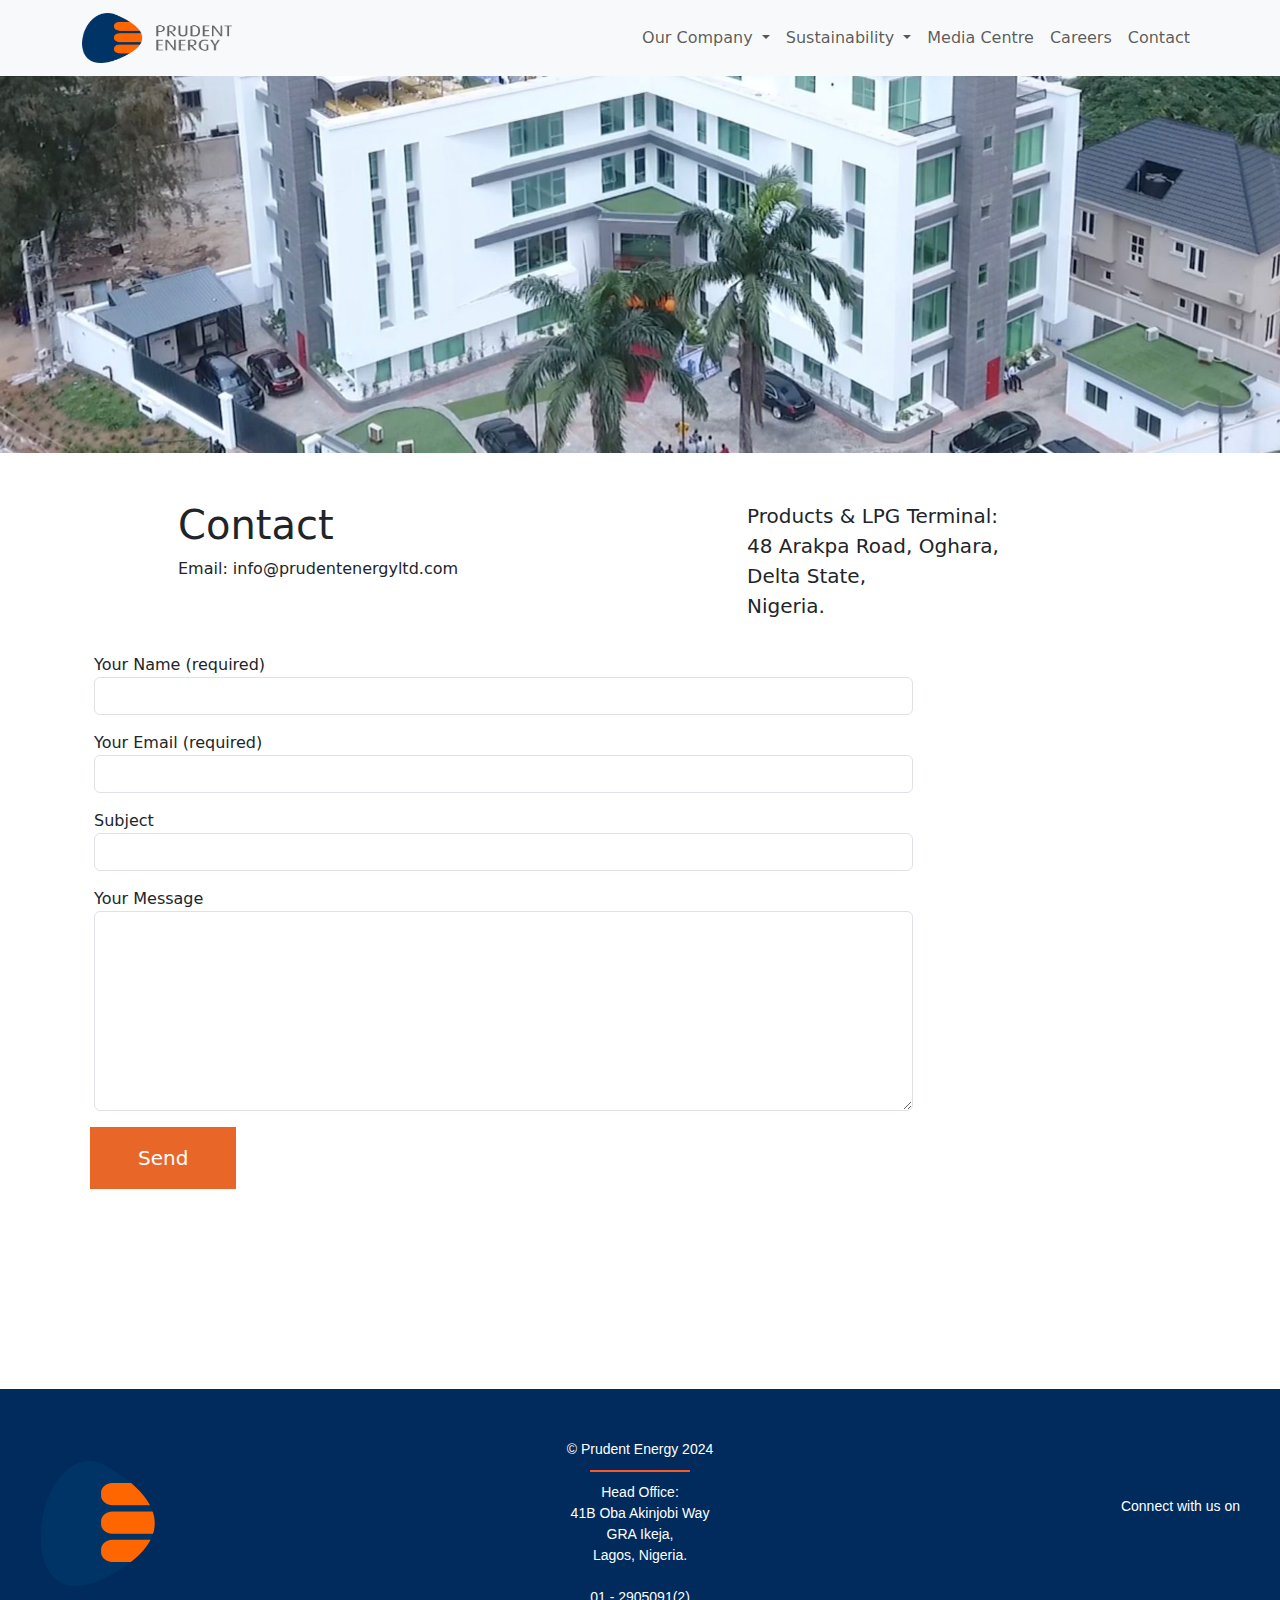
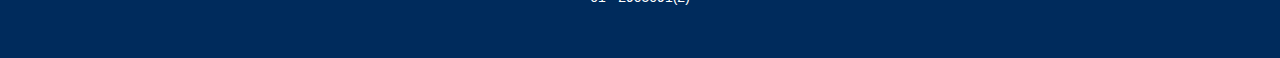
<file: contact.html>
<!DOCTYPE html>
<html lang="en">

<head>
    <meta charset="UTF-8">
    <meta name="viewport" content="width=device-width, initial-scale=1.0">
    <title>Prudent Energy</title>
    <link href="css/bootstrap.min.css" rel="stylesheet">
    <link rel="stylesheet" href="./styles.css">
</head>

<body class='overflow-x-hidden'>

    <!-- Navbar -->
    <nav class="navbar navbar-expand-lg navbar-light bg-light fixed-top">
        <div class="container">
            <a class="navbar-brand" href="index.html">
                <img src="./cropped-Prudent-Energy-Logo-1.png" alt="Prudent Energy Logo" width="150" height="50">
            </a>
            <button class="navbar-toggler" type="button" data-bs-toggle="collapse"
                data-bs-target="#navbarSupportedContent" aria-controls="navbarSupportedContent" aria-expanded="false"
                aria-label="Toggle navigation">
                <span class="navbar-toggler-icon"></span>
            </button>
            <div class="collapse navbar-collapse" id="navbarSupportedContent">
                <ul class="navbar-nav ms-auto">
                    <li class="nav-item dropdown">
                        <a class="nav-link dropdown-toggle" href="#" role="button" data-bs-toggle="dropdown"
                            aria-expanded="false">
                            Our Company
                        </a>
                        <ul class="dropdown-menu">
                            <li><a class="dropdown-item" href="about.html">About us</a></li>
                            <li><a class="dropdown-item" href="ourbrand.html">Our Brand</a></li>
                        </ul>
                    </li>
                    <li class="nav-item dropdown">
                        <a class="nav-link dropdown-toggle" href="#" id="sustainabilityDropdown" role="button"
                            data-bs-toggle="dropdown" aria-expanded="false">
                            Sustainability
                        </a>
                        <ul class="dropdown-menu" aria-labelledby="sustainabilityDropdown">
                            <li><a class="dropdown-item" href="HSEPolicy.html">HSE Policy</a></li>
                            <li><a class="dropdown-item" href="qualitypolicy.html">Quality Policy</a></li>
                            <li><a class="dropdown-item" href="CSR.html">CSR</a></li>
                        </ul>
                    </li>
                    <li class="nav-item"><a class="nav-link" href="mediacenter.html">Media Centre</a></li>
                    <li class="nav-item"><a class="nav-link" href="careers.html">Careers</a></li>
                    <li class="nav-item"><a class="nav-link" href="contact.html">Contact</a></li>
                </ul>
            </div>
        </div>
    </nav>

    <!-- Hero Section -->
    <div>
        <img src='Prudent-Energy-Headquarters-Building-1920x680.jpeg' class='wdf' />
    </div>

    <!-- Information Section -->
    <div class='container'>
        <div class='pt-5'>
            <div class='row'>
                <div class='col-md-7'>
                    <div class=''>
                        <h1 class='fs-1 ms-5 ps-5'>Contact</h1>
                        <p class="fw-light ms-5 ps-5">Email: info@prudentenergyltd.com</p>
                    </div>
                </div>

                <div class='col-md-5'>
                    <div class=''>
                        <p class="fs-5">Products & LPG Terminal: <br />
                            48 Arakpa Road, Oghara,<br />
                            Delta State,<br />
                            Nigeria.</p>
                    </div>
                </div>
            </div>
        </div>
    </div>

    <form class="container">
        <div class="container mt-3">
            <label>Your Name (required)</label>
            <input class="form-control w-75" type="text" />
        </div>
        <div class="container mt-3">
            <label>Your Email (required)</label>
            <input class="form-control w-75" type="email" />
        </div>
        <div class="container mt-3">
            <label>Subject</label>
            <input class="form-control w-75" type="text" />
        </div>
        <div class="container mt-3">
            <label>Your Message</label>
            <textarea class="form-control w-75" type="text" style="height: 200px;"></textarea>
        </div>
        <button class="pt-3 pb-3 ps-5 pe-5 ms-2 mt-3 border-0 fs-5 text-white" style="background-color: #e96629;">Send</button>
    </form> 

    <!-- Footer -->
    <footer class="footer">
        <div class="footer-content">
            <div class="footer-logo">
                <img src='./Prudent-Energy-icon-small.png' />
            </div>
            <div class="footer-info">
                <p>&copy; Prudent Energy 2024</p>
                <div class="footer-line"></div>
                <p>Head Office:<br>41B Oba Akinjobi Way<br>GRA Ikeja,<br>Lagos, Nigeria.<br><br>01 - 2905091(2)</p>
            </div>
            <div class="footer-social">
                <p>Connect with us on</p>
                <div class="social-icons">
                    <a href="#"><i class="fa fa-facebook"></i></a>
                    <a href="#"><i class="fa fa-twitter"></i></a>
                    <a href="#"><i class="fa fa-instagram"></i></a>
                    <a href="#"><i class="fa fa-linkedin"></i></a>
                    <a href="#"><i class="fa fa-youtube"></i></a>
                </div>
            </div>
        </div>
    </footer>


    <script src="js/bootstrap.bundle.min.js"></script>
    <script src="js/bootstrap.bundle.js"></script>
    <script src="https://cdn.jsdelivr.net/npm/@popperjs/core@2.11.7/dist/umd/popper.min.js"></script>
    <script src="js/bootstrap.min.js"></script>
    <script src="script.js"></script>
</body>

</html>
</file>
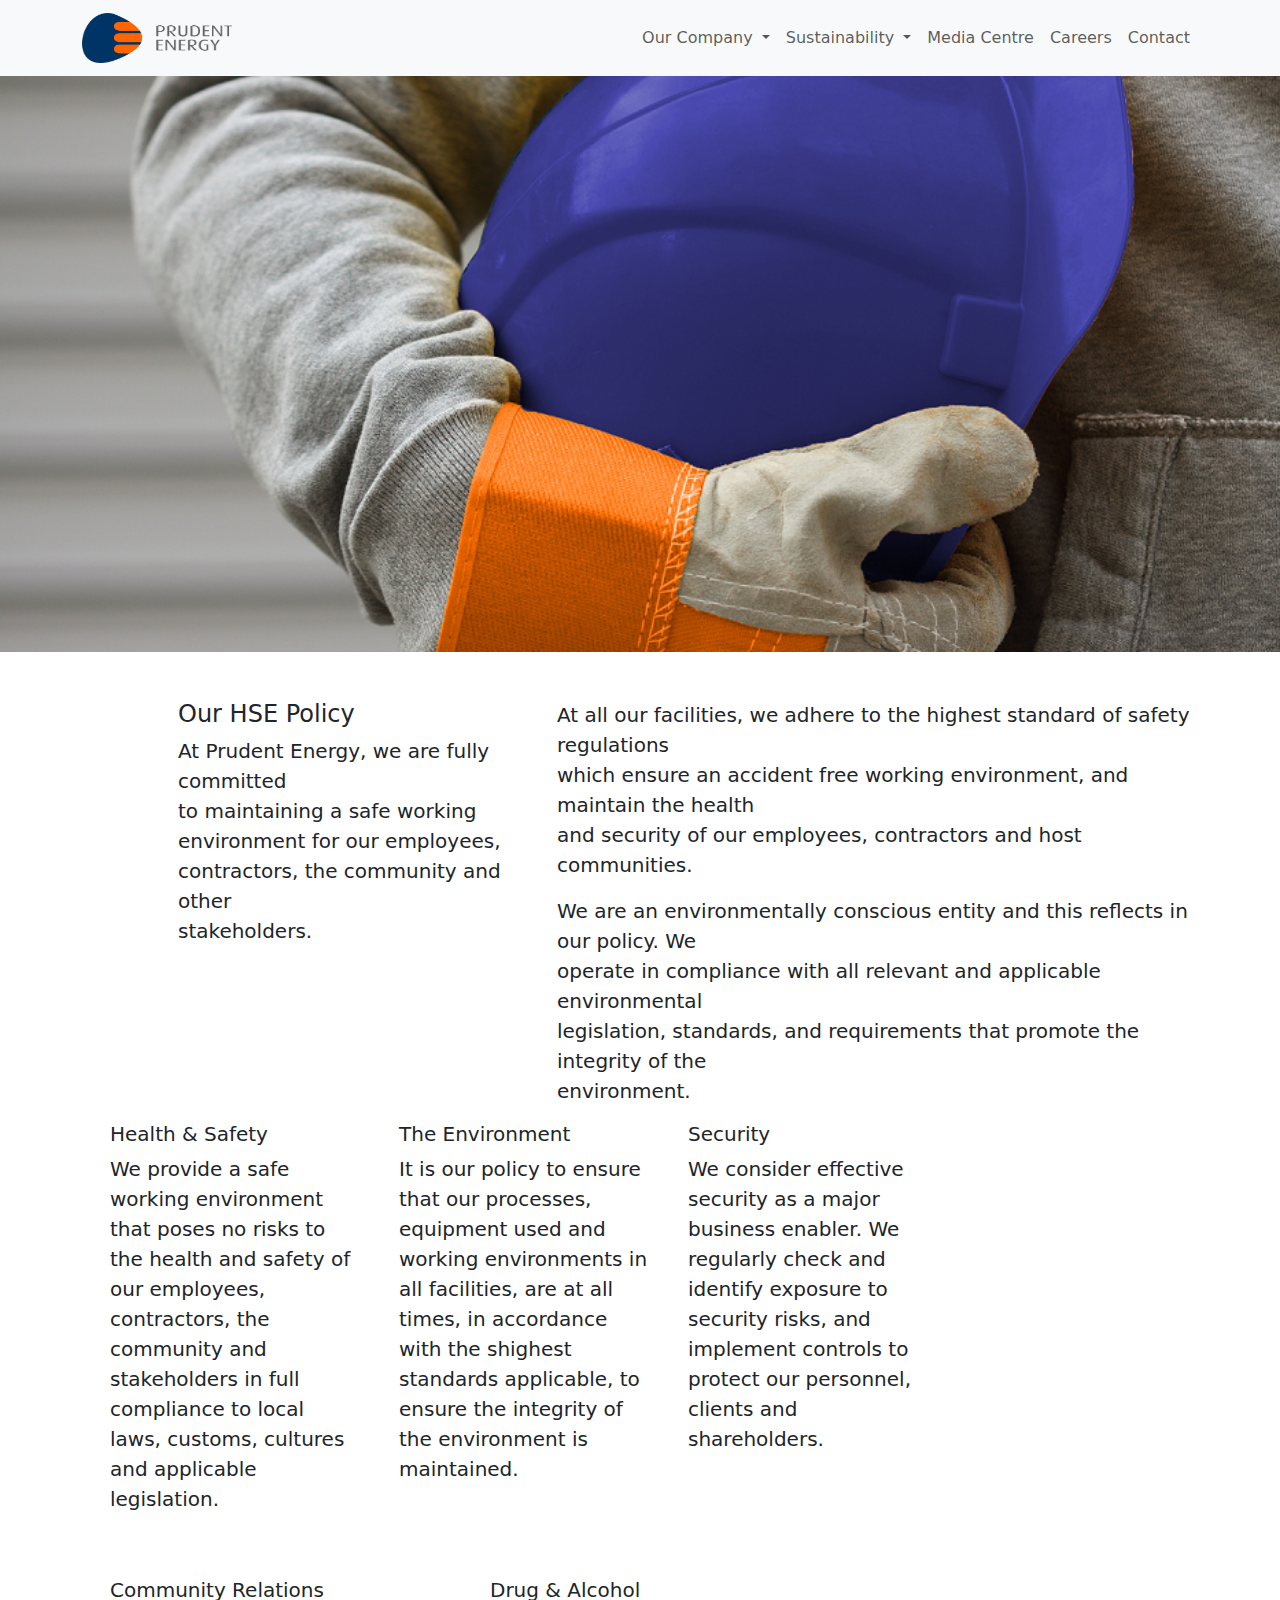
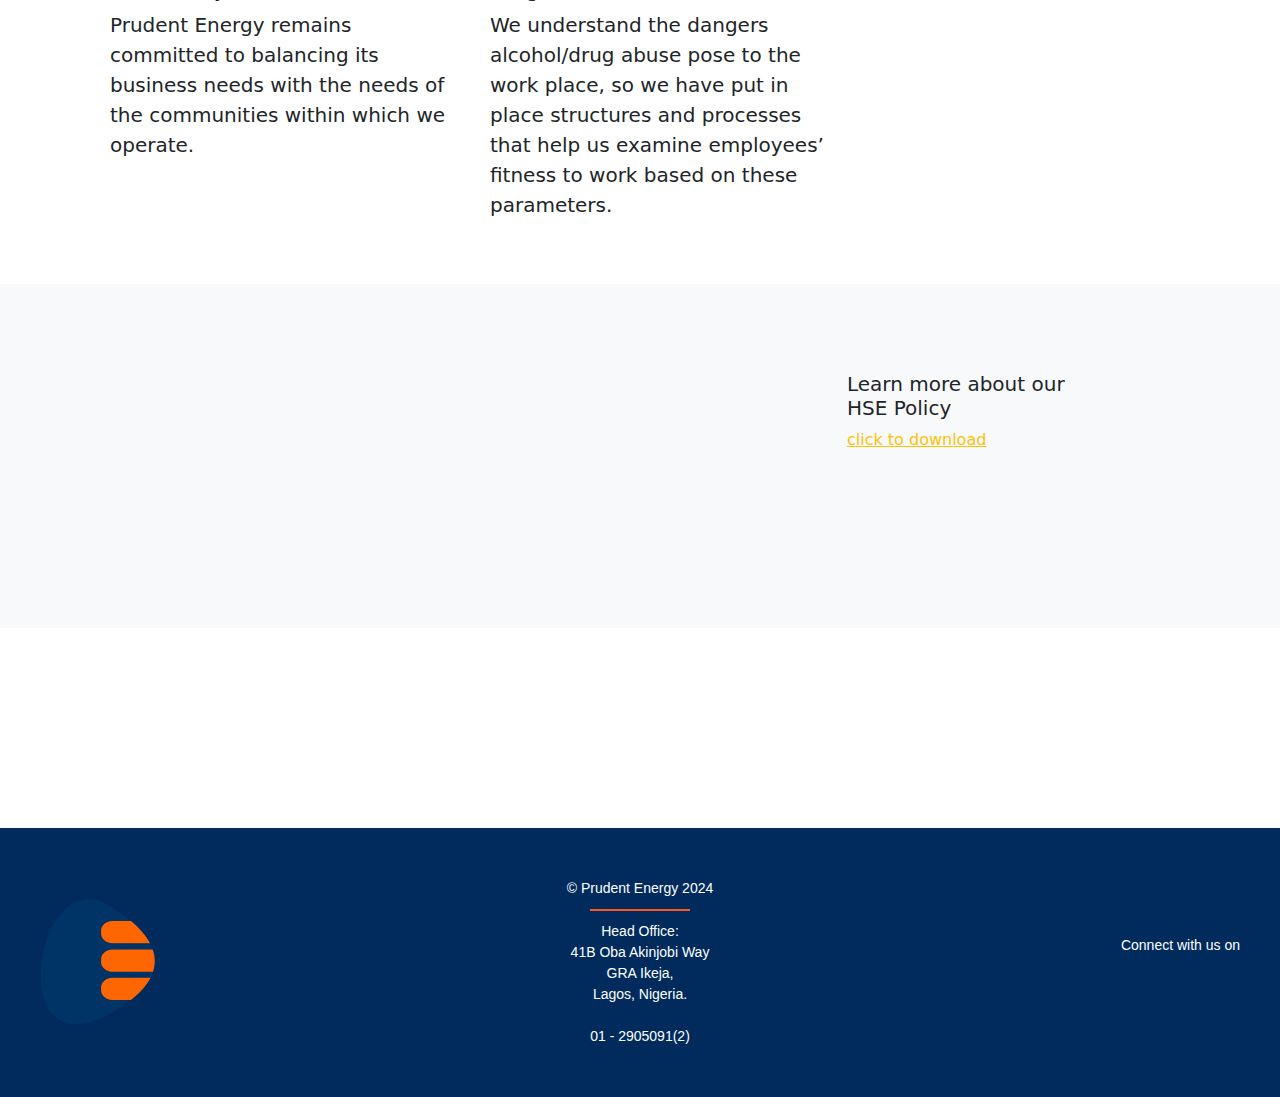
<file: HSEPolicy.html>
<!DOCTYPE html>
<html lang="en">

<head>
    <meta charset="UTF-8">
    <meta name="viewport" content="width=device-width, initial-scale=1.0">
    <title>Prudent Energy</title>
    <link href="css/bootstrap.min.css" rel="stylesheet">
    <link rel="stylesheet" href="./styles.css">
</head>

<body class='overflow-x-hidden'>

    <!-- Navbar -->
    <nav class="navbar navbar-expand-lg navbar-light bg-light fixed-top">
        <div class="container">
            <a class="navbar-brand" href="index.html">
                <img src="./cropped-Prudent-Energy-Logo-1.png" alt="Prudent Energy Logo" width="150" height="50">
            </a>
            <button class="navbar-toggler" type="button" data-bs-toggle="collapse"
                data-bs-target="#navbarSupportedContent" aria-controls="navbarSupportedContent" aria-expanded="false"
                aria-label="Toggle navigation">
                <span class="navbar-toggler-icon"></span>
            </button>
            <div class="collapse navbar-collapse" id="navbarSupportedContent">
                <ul class="navbar-nav ms-auto">
                    <li class="nav-item dropdown">
                        <a class="nav-link dropdown-toggle" href="#" role="button" data-bs-toggle="dropdown"
                            aria-expanded="false">
                            Our Company
                        </a>
                        <ul class="dropdown-menu">
                            <li><a class="dropdown-item" href="about.html">About us</a></li>
                            <li><a class="dropdown-item" href="ourbrand.html">Our Brand</a></li>
                        </ul>
                    </li>
                    <li class="nav-item dropdown">
                        <a class="nav-link dropdown-toggle" href="#" id="sustainabilityDropdown" role="button"
                            data-bs-toggle="dropdown" aria-expanded="false">
                            Sustainability
                        </a>
                        <ul class="dropdown-menu" aria-labelledby="sustainabilityDropdown">
                            <li><a class="dropdown-item" href="HSEPolicy.html">HSE Policy</a></li>
                            <li><a class="dropdown-item" href="qualitypolicy.html">Quality Policy</a></li>
                            <li><a class="dropdown-item" href="CSR.html">CSR</a></li>
                        </ul>
                    </li>
                    <li class="nav-item"><a class="nav-link" href="mediacenter.html">Media Centre</a></li>
                    <li class="nav-item"><a class="nav-link" href="careers.html">Careers</a></li>
                    <li class="nav-item"><a class="nav-link" href="contact.html">Contact</a></li>
                </ul>
            </div>
        </div>
    </nav>

    <!-- Hero Section -->
    <div>
        <img src='Worker-holding-a-safety-helmet-e1600436460147.png' class='wdf' />
    </div>

    <!-- Information Section -->
    <div class='container'>
        <div class='pt-5'>
            <div class='row'>
                <div class='col-md-5'>
                    <div class=''>
                        <h1 class='fs-4 ms-5 ps-5'>Our HSE Policy</h1>
                        <p class='fs-5 ms-5 ps-5'>At Prudent Energy, we are fully committed <br />
                            to maintaining a safe working <br />
                            environment for our employees, <br />
                            contractors, the community and other <br />
                            stakeholders.
                        </p>
                    </div>
                </div>

                <div class='col-md-7'>
                    <div class=''>
                        <p class='fs-5'>At all our facilities, we adhere to the highest standard of safety regulations
                            <br />
                            which ensure an accident free working environment, and maintain the health <br />
                            and security of our employees, contractors and host communities.</p>
                        <p class='fs-5 mt-2'>We are an environmentally conscious entity and this reflects in our policy.
                            We <br />
                            operate in compliance with all relevant and applicable environmental <br />
                            legislation, standards, and requirements that promote the integrity of the <br />
                            environment.</p>
                    </div>
                </div>
            </div>
        </div>
    </div>

    <div class='container'>
        <div class="container justify-content-cente row">
            <div class="col-md-3 ms-3">
                <h3 class='fs-5'>Health & Safety</h3>
                <p class='fs-5'>We provide a safe working environment that
                    poses no risks to the health and safety of our
                    employees, contractors, the community and
                    stakeholders in full compliance to local laws,
                    customs, cultures and applicable legislation.</p>
            </div>
            <div class="col-md-3 ms-3">
                <h3 class='fs-5'>The Environment</h3>
                <p class='fs-5'>It is our policy to ensure that our processes,
                    equipment used and working environments in all
                    facilities, are at all times, in accordance with the
                    shighest standards applicable, to ensure the
                    integrity of the environment is maintained.</p>
            </div>
            <div class="col-md-3 ms-3">
                <h3 class='fs-5'>Security</h3>
                <p class='fs-5'>We consider effective security as a major
                    business enabler. We regularly check and identify
                    exposure to security risks, and implement
                    controls to protect our personnel, clients and
                    shareholders.</p>
            </div>
            <div class="col-md-4 ms-3 mt-5">
                <h3 class='fs-5'>Community Relations</h3>
                <p class='fs-5'>Prudent Energy remains committed to balancing
                    its business needs with the needs of the
                    communities within which we operate.
            </div>
            <div class="col-md-4 ms-3 mt-5">
                <h3 class='fs-5'>Drug & Alcohol</h3>
                <p class='fs-5'>We understand the dangers alcohol/drug abuse
                    pose to the work place, so we have put in place
                    structures and processes that help us examine
                    employees’ fitness to work based on these
                    parameters.</p>
            </div>
        </div>
    </div>

    <div class="bg-light h-25 w-100 mt-5">
        <div class='container row p-3'>
            <div class='col-md-9 text-bg-transparen'>Lorem ipsum dolor sit amet consectetur adipisicing elit. Ipsa
                reprehenderit mollitia atque? Ratione sed dolorem aliquid id molestiae doloribus temporibus, reiciendis
                dignissimos accusantium natus, porro officiis excepturi perferendis blanditiis! Similique quis
                laboriosam quaerat aperiam pariatur soluta natus veritatis fugiat exercitationem atque ipsa doloribus
                consequatur deserunt numquam modi odio reiciendis quas voluptatem quae voluptates quia, obcaecati
                aliquam temporibus corrupti? Similique alias voluptas molestias in blanditiis! Iusto quaerat corrupti
                cumque quod obcaecati, distinctio quis qui sint, fugiat doloribus veritatis ut! Doloribus aut cumque
                laboriosam atque fugit? Rem magni nulla obcaecati architecto nostrum doloribus veniam provident omnis
                laborum, quos, expedita, quisquam labore. Nam, nulla nobis? Facere ex expedita recusandae temporibus ab,
                provident voluptatibus, optio corporis ratione adipisci eos molestiae saepe porro tempore aliquam vel
                unde. Pariatur, quod? Animi, esse quo optio officiis molestias voluptates eveniet numquam praesentium
                obcaecati non qui sit quaerat tenetur cumque, possimus, dolore placeat id quod voluptate</div>
            <div class='col-md-3 mt-5 pt-4'>
                <h3 class='fs-5'>Learn more about our <br />
                    HSE Policy</h3>
                <a herf='#' class="text-warning">click to download</a>
            </div>
        </div>
    </div>

    <!-- Footer -->
    <footer class="footer">
        <div class="footer-content">
            <div class="footer-logo">
                <img src='./Prudent-Energy-icon-small.png' />
            </div>
            <div class="footer-info">
                <p>&copy; Prudent Energy 2024</p>
                <div class="footer-line"></div>
                <p>Head Office:<br>41B Oba Akinjobi Way<br>GRA Ikeja,<br>Lagos, Nigeria.<br><br>01 - 2905091(2)</p>
            </div>
            <div class="footer-social">
                <p>Connect with us on</p>
                <div class="social-icons">
                    <a href="#"><i class="fa fa-facebook"></i></a>
                    <a href="#"><i class="fa fa-twitter"></i></a>
                    <a href="#"><i class="fa fa-instagram"></i></a>
                    <a href="#"><i class="fa fa-linkedin"></i></a>
                    <a href="#"><i class="fa fa-youtube"></i></a>
                </div>
            </div>
        </div>
    </footer>


    <script src="js/bootstrap.bundle.min.js"></script>
    <script src="js/bootstrap.bundle.js"></script>
    <script src="https://cdn.jsdelivr.net/npm/@popperjs/core@2.11.7/dist/umd/popper.min.js"></script>
    <script src="js/bootstrap.min.js"></script>
    <script src="script.js"></script>
</body>

</html>
</file>
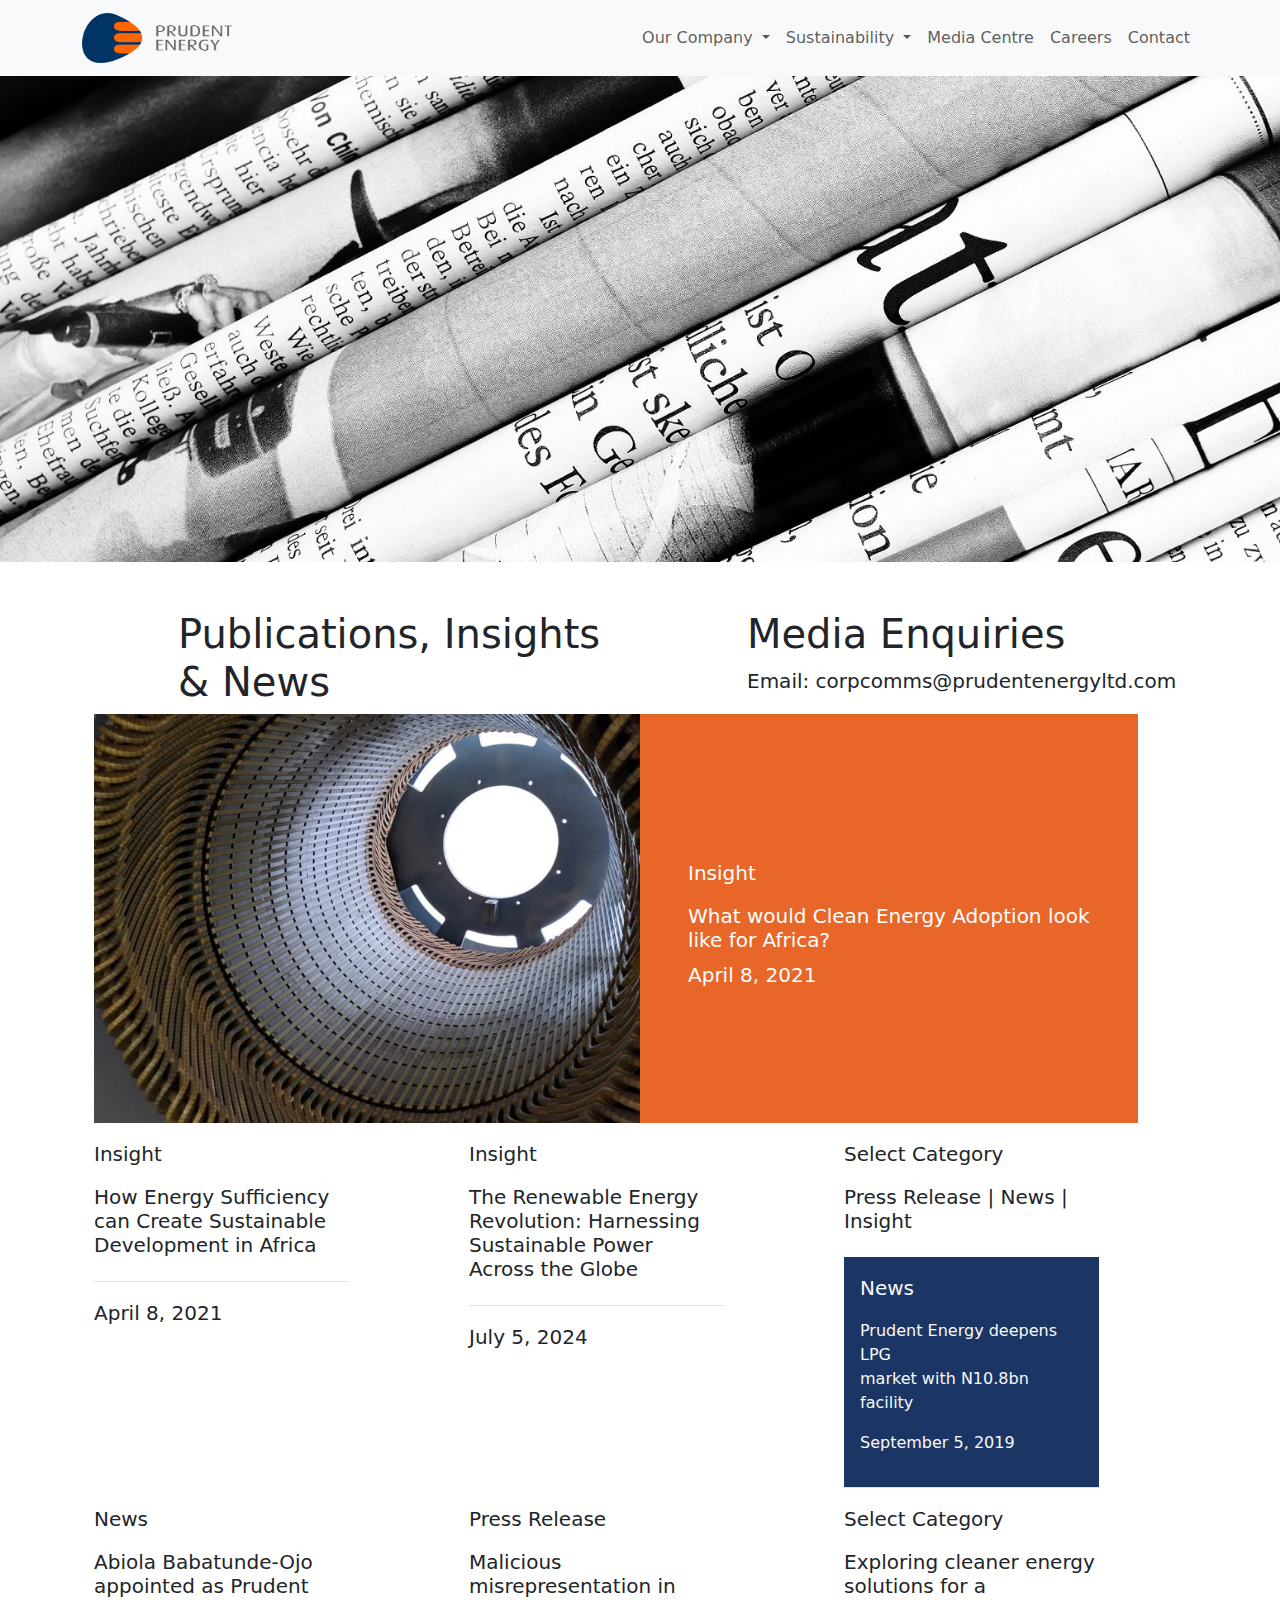
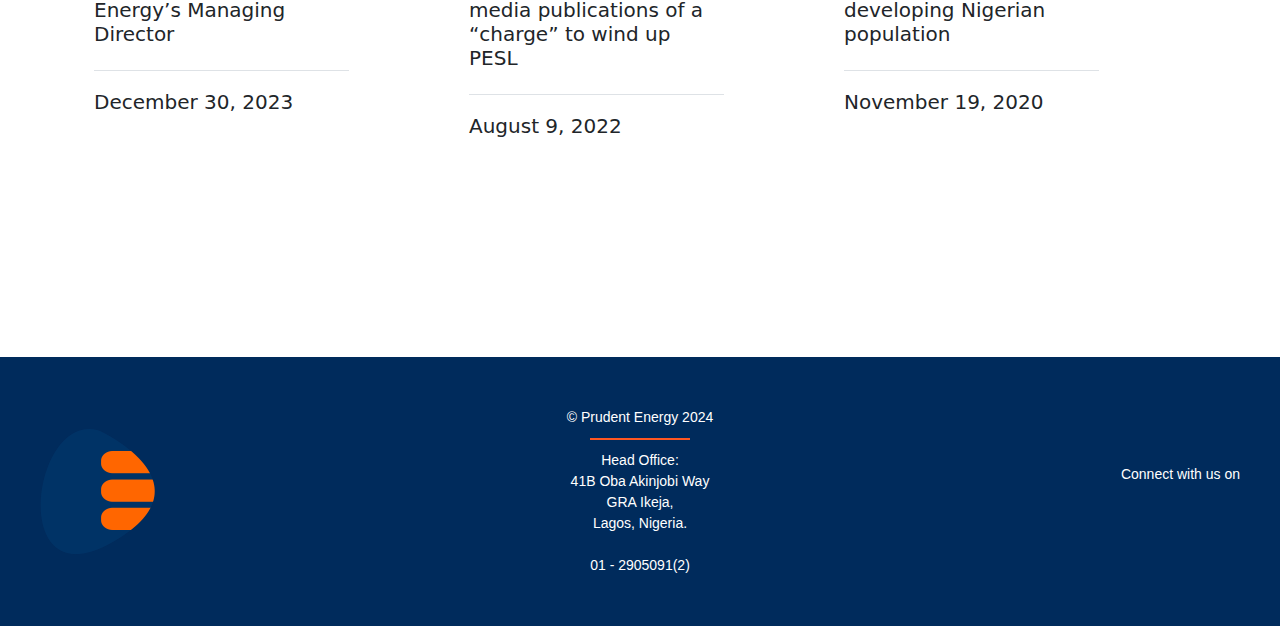
<file: mediacenter.html>
<!DOCTYPE html>
<html lang="en">

<head>
    <meta charset="UTF-8">
    <meta name="viewport" content="width=device-width, initial-scale=1.0">
    <title>Prudent Energy</title>
    <link href="css/bootstrap.min.css" rel="stylesheet">
    <link rel="stylesheet" href="./styles.css">
</head>

<body class='overflow-x-hidden'>

    <!-- Navbar -->
    <nav class="navbar navbar-expand-lg navbar-light bg-light fixed-top">
        <div class="container">
            <a class="navbar-brand" href="index.html">
                <img src="./cropped-Prudent-Energy-Logo-1.png" alt="Prudent Energy Logo" width="150" height="50">
            </a>
            <button class="navbar-toggler" type="button" data-bs-toggle="collapse"
                data-bs-target="#navbarSupportedContent" aria-controls="navbarSupportedContent" aria-expanded="false"
                aria-label="Toggle navigation">
                <span class="navbar-toggler-icon"></span>
            </button>
            <div class="collapse navbar-collapse" id="navbarSupportedContent">
                <ul class="navbar-nav ms-auto">
                    <li class="nav-item dropdown">
                        <a class="nav-link dropdown-toggle" href="#" role="button" data-bs-toggle="dropdown"
                            aria-expanded="false">
                            Our Company
                        </a>
                        <ul class="dropdown-menu">
                            <li><a class="dropdown-item" href="about.html">About us</a></li>
                            <li><a class="dropdown-item" href="ourbrand.html">Our Brand</a></li>
                        </ul>
                    </li>
                    <li class="nav-item dropdown">
                        <a class="nav-link dropdown-toggle" href="#" id="sustainabilityDropdown" role="button"
                            data-bs-toggle="dropdown" aria-expanded="false">
                            Sustainability
                        </a>
                        <ul class="dropdown-menu" aria-labelledby="sustainabilityDropdown">
                            <li><a class="dropdown-item" href="HSEPolicy.html">HSE Policy</a></li>
                            <li><a class="dropdown-item" href="qualitypolicy.html">Quality Policy</a></li>
                            <li><a class="dropdown-item" href="CSR.html">CSR</a></li>
                        </ul>
                    </li>
                    <li class="nav-item"><a class="nav-link" href="mediacenter.html">Media Centre</a></li>
                    <li class="nav-item"><a class="nav-link" href="careers.html">Careers</a></li>
                    <li class="nav-item"><a class="nav-link" href="contact.html">Contact</a></li>
                </ul>
            </div>
        </div>
    </nav>

    <!-- Hero Section -->
    <div>
        <img src='shutterstock_203945713-1549x680.jpg' class='wdf' />
    </div>

    <!-- Information Section -->
    <div class='container'>
        <div class='pt-5'>
            <div class='row'>
                <div class='col-md-7'>
                    <div class=''>
                        <h1 class='fs-1 ms-5 ps-5'>Publications, Insights <br />
                            & News</h1>
                    </div>
                </div>

                <div class='col-md-5'>
                    <div class=''>
                        <h1 class='fw-light'>Media Enquiries</h1>
                        <p class="fs-5">Email: corpcomms@prudentenergyltd.com</p>
                    </div>
                </div>
            </div>
        </div>
    </div>

    <div class="container">
        <div class="container d-grid d-md-flex rounded-5">
            <img src="The-Stator-core-of-a-Hydropower-Generator-set-720x540.jpg" class="w-50" />
            <div style="background-color: #e96629;" class="p-5">
                <div class="mt-5 pt-5">
                    <p class="text-white fs-5">Insight</p>
                    <h3 class="fs-5 text-white">What would Clean Energy Adoption look <br />
                        like for Africa?</h3>
                    <p class="text-white fs-5">April 8, 2021</p>
                </div>
            </div>
        </div>
        <div class="container mt-3">
            <div class="row">
                <div class="col-md-3 me-5">
                    <div class="border-bottom">
                        <p class="fs-5">Insight</p>
                        <h3 class="fs-5 pb-3">How Energy Sufficiency can Create Sustainable Development in Africa</h3>
                    </div>
                    <p class="fs-5 pt-3">April 8, 2021</p>
                </div>
                <div class="col-md-3 me-5 ms-5">
                    <div class="border-bottom">
                        <p class="fs-5">Insight</p>
                        <h3 class="fs-5 pb-3">The Renewable Energy Revolution:
                            Harnessing Sustainable Power 
                            Across the Globe</h3>
                    </div>
                    <p class="fs-5 pt-3">July 5, 2024</p>
                </div>
                <div class="col-md-3 ms-5">
                    <div class="border-bottom">
                        <p class="fs-5">Select Category</p>
                        <h3 class="fs-5 pb-3">Press Release | News | Insight</h3>
                        <div style="background-color: #1b3664;" class="p-3 text-light">
                            <p class="fs-5">News</p>
                            <p>Prudent Energy deepens LPG <br />
                                market with N10.8bn facility</p>
                            <p>September 5, 2019</p>
                        </div>
                    </div>
                </div>
            </div>

            <div class="row mt-3">
                <div class="col-md-3 me-5">
                    <div class="border-bottom">
                        <p class="fs-5">News</p>
                        <h3 class="fs-5 pb-3">Abiola Babatunde-Ojo appointed as
                            Prudent Energy’s Managing Director</h3>
                    </div>
                    <p class="fs-5 pt-3">December 30, 2023</p>
                </div>
                <div class="col-md-3 me-5 ms-5">
                    <div class="border-bottom">
                        <p class="fs-5">Press Release</p>
                        <h3 class="fs-5 pb-3">Malicious misrepresentation in <br />
                            media publications of a “charge” to
                            wind up PESL</h3>
                    </div>
                    <p class="fs-5 pt-3">August 9, 2022</p>
                </div>
                <div class="col-md-3 ms-5">
                    <div class="border-bottom">
                        <p class="fs-5">Select Category</p>
                        <h3 class="fs-5 pb-3">Exploring cleaner energy solutions
                            for a developing Nigerian population</h3>
                    </div>
                    <p class="fs-5 pt-3">November 19, 2020</p>
                </div>
            </div>
        </div>
    </div>

    <!-- Footer -->
    <footer class="footer">
        <div class="footer-content">
            <div class="footer-logo">
                <img src='./Prudent-Energy-icon-small.png' />
            </div>
            <div class="footer-info">
                <p>&copy; Prudent Energy 2024</p>
                <div class="footer-line"></div>
                <p>Head Office:<br>41B Oba Akinjobi Way<br>GRA Ikeja,<br>Lagos, Nigeria.<br><br>01 - 2905091(2)</p>
            </div>
            <div class="footer-social">
                <p>Connect with us on</p>
                <div class="social-icons">
                    <a href="#"><i class="fa fa-facebook"></i></a>
                    <a href="#"><i class="fa fa-twitter"></i></a>
                    <a href="#"><i class="fa fa-instagram"></i></a>
                    <a href="#"><i class="fa fa-linkedin"></i></a>
                    <a href="#"><i class="fa fa-youtube"></i></a>
                </div>
            </div>
        </div>
    </footer>


    <script src="js/bootstrap.bundle.min.js"></script>
    <script src="js/bootstrap.bundle.js"></script>
    <script src="https://cdn.jsdelivr.net/npm/@popperjs/core@2.11.7/dist/umd/popper.min.js"></script>
    <script src="js/bootstrap.min.js"></script>
    <script src="script.js"></script>
</body>

</html>
</file>
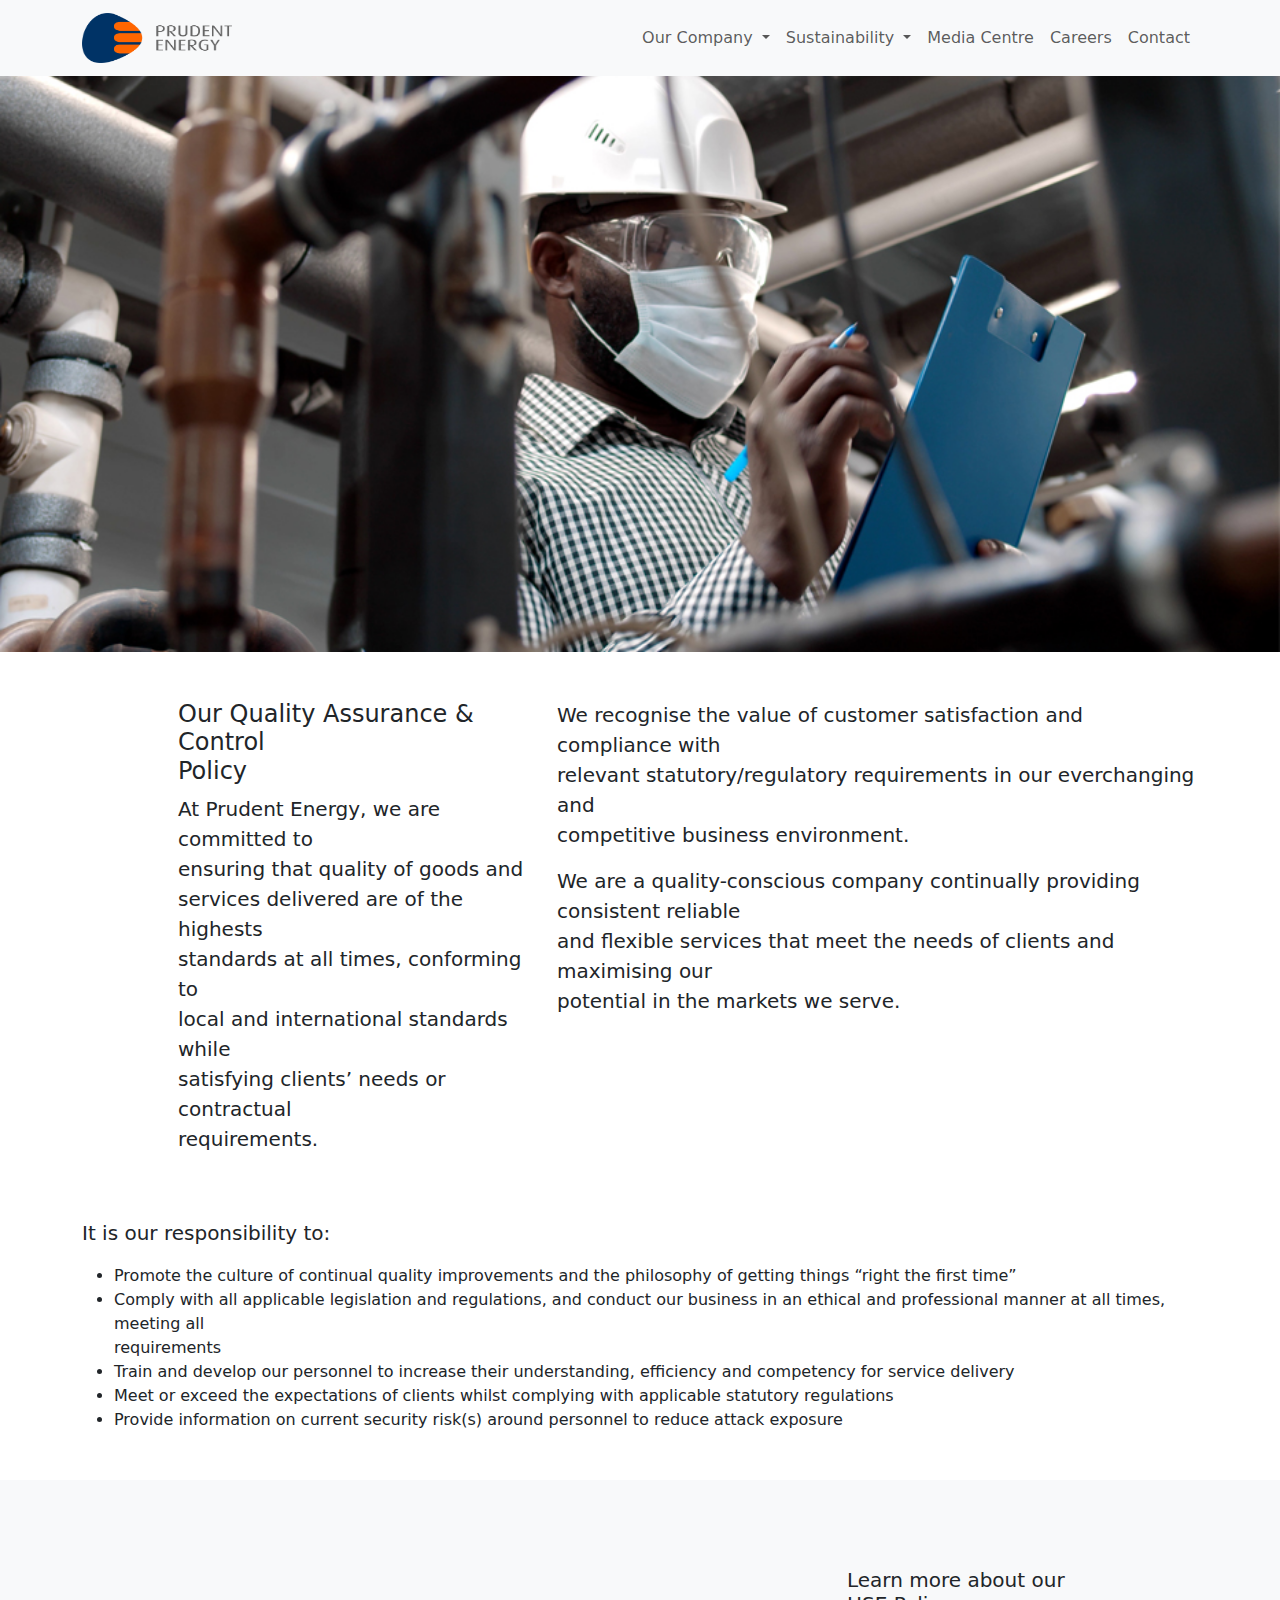
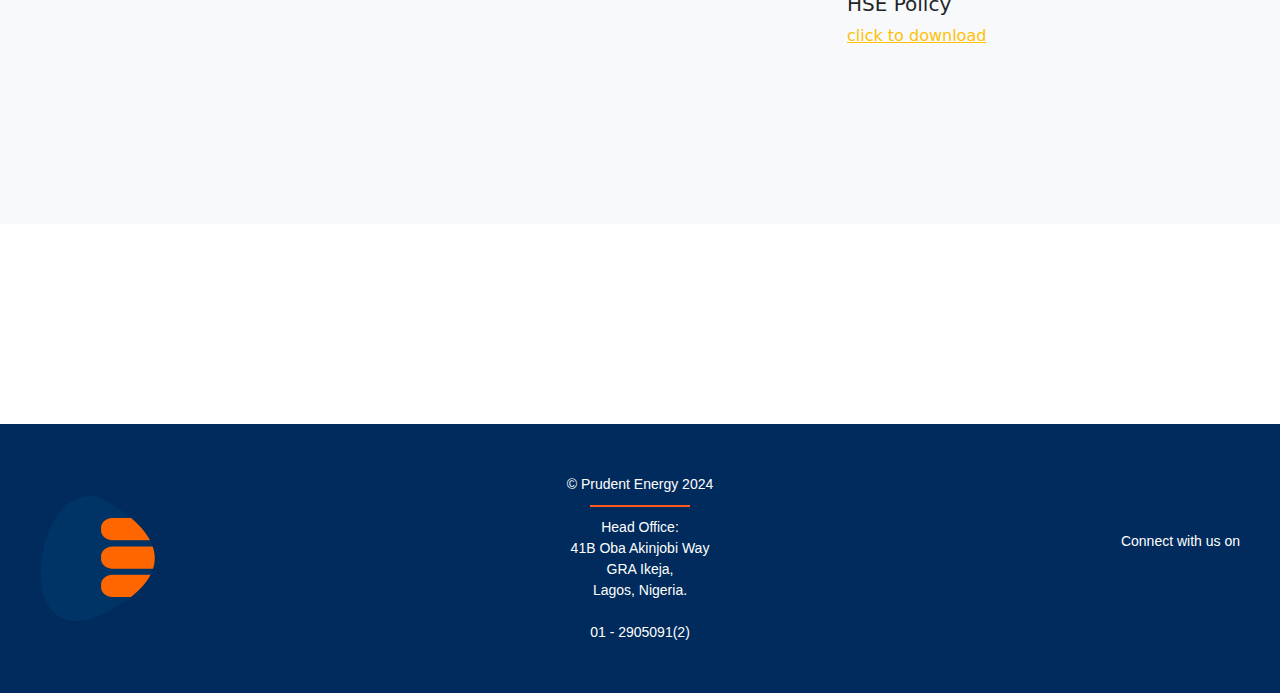
<file: qualitypolicy.html>
<!DOCTYPE html>
<html lang="en">

<head>
    <meta charset="UTF-8">
    <meta name="viewport" content="width=device-width, initial-scale=1.0">
    <title>Prudent Energy</title>
    <link href="css/bootstrap.min.css" rel="stylesheet">
    <link rel="stylesheet" href="./styles.css">
</head>

<body class='overflow-x-hidden'>

    <!-- Navbar -->
    <nav class="navbar navbar-expand-lg navbar-light bg-light fixed-top">
        <div class="container">
            <a class="navbar-brand" href="index.html">
                <img src="./cropped-Prudent-Energy-Logo-1.png" alt="Prudent Energy Logo" width="150" height="50">
            </a>
            <button class="navbar-toggler" type="button" data-bs-toggle="collapse"
                data-bs-target="#navbarSupportedContent" aria-controls="navbarSupportedContent" aria-expanded="false"
                aria-label="Toggle navigation">
                <span class="navbar-toggler-icon"></span>
            </button>
            <div class="collapse navbar-collapse" id="navbarSupportedContent">
                <ul class="navbar-nav ms-auto">
                    <li class="nav-item dropdown">
                        <a class="nav-link dropdown-toggle" href="#" role="button" data-bs-toggle="dropdown"
                            aria-expanded="false">
                            Our Company
                        </a>
                        <ul class="dropdown-menu">
                            <li><a class="dropdown-item" href="about.html">About us</a></li>
                            <li><a class="dropdown-item" href="ourbrand.html">Our Brand</a></li>
                        </ul>
                    </li>
                    <li class="nav-item dropdown">
                        <a class="nav-link dropdown-toggle" href="#" id="sustainabilityDropdown" role="button"
                            data-bs-toggle="dropdown" aria-expanded="false">
                            Sustainability
                        </a>
                        <ul class="dropdown-menu" aria-labelledby="sustainabilityDropdown">
                            <li><a class="dropdown-item" href="HSEPolicy.html">HSE Policy</a></li>
                            <li><a class="dropdown-item" href="qualitypolicy.html">Quality Policy</a></li>
                            <li><a class="dropdown-item" href="CSR.html">CSR</a></li>
                        </ul>
                    </li>
                    <li class="nav-item"><a class="nav-link" href="mediacenter.html">Media Centre</a></li>
                    <li class="nav-item"><a class="nav-link" href="careers.html">Careers</a></li>
                    <li class="nav-item"><a class="nav-link" href="contact.html">Contact</a></li>
                </ul>
            </div>
        </div>
    </nav>

    <!-- Hero Section -->
    <div>
        <img src='Quality-control-man-holding-checklist-PESL.jpg' class='wdf' />
    </div>

    <!-- Information Section -->
    <div class='container'>
        <div class='pt-5'>
            <div class='row'>
                <div class='col-md-5'>
                    <div class=''>
                        <h1 class='fs-4 ms-5 ps-5'>Our Quality Assurance & Control <br />
                            Policy</h1>
                        <p class='fs-5 ms-5 ps-5'>At Prudent Energy, we are committed to <br />
                            ensuring that quality of goods and <br />
                            services delivered are of the highests <br />
                            standards at all times, conforming to <br />
                            local and international standards while <br />
                            satisfying clients’ needs or contractual <br />
                            requirements.
                        </p>
                    </div>
                </div>

                <div class='col-md-7'>
                    <div class=''>
                        <p class='fs-5'>We recognise the value of customer satisfaction and compliance with <br />
                            relevant statutory/regulatory requirements in our everchanging and <br />
                            competitive business environment.</p>
                        <p class='fs-5 mt-2'>We are a quality-conscious company continually providing consistent
                            reliable <br />
                            and flexible services that meet the needs of clients and maximising our <br />
                            potential in the markets we serve. </p>
                    </div>
                </div>
            </div>
        </div>
    </div>

    <div class="mt-5 container">
        <p class="fs-5">It is our responsibility to:</p>

        <div class="mt-3">
            <ul>
                <li>Promote the culture of continual quality improvements and the philosophy of getting things “right
                    the first time”</li>
                <li>Comply with all applicable legislation and regulations, and conduct our business in an ethical and
                    professional manner at all times, meeting all <br />
                    requirements
                </li>
                <li>Train and develop our personnel to increase their understanding, efficiency and competency for service delivery</li>
                <li>Meet or exceed the expectations of clients whilst complying with applicable statutory regulations</li>
                <li>Provide information on current security risk(s) around personnel to reduce attack exposure</li>
            </ul>
        </div>
    </div>

    <div class="bg-light h-25 w-100 mt-5">
        <div class='container row p-3'>
            <div class='col-md-9 text-bg-transparen'>Lorem ipsum dolor sit amet consectetur adipisicing elit. Ipsa
                reprehenderit mollitia atque? Ratione sed dolorem aliquid id molestiae doloribus temporibus, reiciendis
                dignissimos accusantium natus, porro officiis excepturi perferendis blanditiis! Similique quis
                laboriosam quaerat aperiam pariatur soluta natus veritatis fugiat exercitationem atque ipsa doloribus
                consequatur deserunt numquam modi odio reiciendis quas voluptatem quae voluptates quia, obcaecati
                aliquam temporibus corrupti? Similique alias voluptas molestias in blanditiis! Iusto quaerat corrupti
                cumque quod obcaecati, distinctio quis qui sint, fugiat doloribus veritatis ut! Doloribus aut cumque
                laboriosam atque fugit? Rem magni nulla obcaecati architecto nostrum doloribus veniam provident omnis
                laborum, quos, expedita, quisquam labore. Nam, nulla nobis? Facere ex expedita recusandae temporibus ab,
                provident voluptatibus, optio corporis ratione adipisci eos molestiae saepe porro tempore aliquam vel
                unde. Pariatur, quod? Animi, esse quo optio officiis molestias voluptates eveniet numquam praesentium
                obcaecati non qui sit quaerat tenetur cumque, possimus, dolore placeat id quod voluptate</div>
            <div class='col-md-3 mt-5 pt-4'>
                <h3 class='fs-5'>Learn more about our <br />
                    HSE Policy</h3>
                <a herf='#' class="text-warning">click to download</a>
            </div>
        </div>
    </div>

    <!-- Footer -->
    <footer class="footer">
        <div class="footer-content">
            <div class="footer-logo">
                <img src='./Prudent-Energy-icon-small.png' />
            </div>
            <div class="footer-info">
                <p>&copy; Prudent Energy 2024</p>
                <div class="footer-line"></div>
                <p>Head Office:<br>41B Oba Akinjobi Way<br>GRA Ikeja,<br>Lagos, Nigeria.<br><br>01 - 2905091(2)</p>
            </div>
            <div class="footer-social">
                <p>Connect with us on</p>
                <div class="social-icons">
                    <a href="#"><i class="fa fa-facebook"></i></a>
                    <a href="#"><i class="fa fa-twitter"></i></a>
                    <a href="#"><i class="fa fa-instagram"></i></a>
                    <a href="#"><i class="fa fa-linkedin"></i></a>
                    <a href="#"><i class="fa fa-youtube"></i></a>
                </div>
            </div>
        </div>
    </footer>


    <script src="js/bootstrap.bundle.min.js"></script>
    <script src="js/bootstrap.bundle.js"></script>
    <script src="https://cdn.jsdelivr.net/npm/@popperjs/core@2.11.7/dist/umd/popper.min.js"></script>
    <script src="js/bootstrap.min.js"></script>
    <script src="script.js"></script>
</body>

</html>
</file>
<file: styles.css>
/* Hero Section */
.hero {
  position: relative;
  background-size: cover;
  background-position: center;
  color: white;
  height: 500px;
  display: flex;
  align-items: center;
  justify-content: center;
  text-align: center;
}

body {
  overflow-x: hidden;
  width: 100%;
}

/* .bgf {
  background-image: url(./shutterstock_697121830.jpg);
} */

.hero .content {
  position: absolute;
  color: white;
  background: rgba(0, 0, 0, 0.5);
  padding: 20px;
  border-radius: 8px;
}

.fogggg {
  height: 700px;
  width: 100%;
}

.ggggg {
  margin-left: 600px;
  margin-bottom: 250px;
  width: 900px;
  text-align: left;
}

.bg-ligh {
  background-color: #eceded;
}

/* CSR Section */
.csr-section {
  background-image: url('shutterstock_364130615-2048x1368.jpg');
  /* Replace with the actual path */
  background-size: cover;
  background-position: center;
  height: 300px;
  color: white;
  text-align: center;
}

/* Footer styles */
.footer {
  background-color: #002b5c;
  padding: 40px;
  color: #fff;
  font-family: Arial, sans-serif;
  margin-top: 200px;
}

.bg-blask {
  background-color: #1b3664;
}

.footer-content {
  display: flex;
  justify-content: space-between;
  align-items: center;
  max-width: 1200px;
  margin-left: auto;
  margin-right: auto;
}

.footer-logo {
  flex: 1;
}


.footer-info {
  flex: 2;
  text-align: center;
}

.footer-info p {
  margin: 10px 0;
  font-size: 14px;
}

.footer-line {
  width: 100px;
  height: 2px;
  background-color: #ff5722;
  margin: 10px auto;
}

.footer-social {
  flex: 1;
  text-align: right;
}

.footer-social p {
  font-size: 14px;
  margin-bottom: 10px;
}

.social-icons a {
  color: #fff;
  font-size: 18px;
  margin: 0 10px;
  display: inline-block;
  text-decoration: none;
}

.social-icons a:hover {
  color: #ff5722;
}

@media (max-width: 1000px) {
  .ggggg {
    margin-left: -15px;
    width: 300px;
  }

  body {
    overflow-x: hidden;
  }

  .w-10 {
    width: 360px;
    margin-left: -50px;
  }

  .footer-social p {
    display: none;
  }

  .absolute {
    display: flex;
  }
}

.absolute {
  margin-top: 600px;
  margin-left: -145px;
}

@media (max-width: 375px) {
  body {
    overflow-x: hidden;
  }
}

.text-bg-transparen {
  color: transparent;
}

#change2 {
  display: none;
}

/* #change1{
  display: none;
} */

.wdf {
  width: 100%;
}

.ghtdg {
  width: 200px;
}

.grhhh {
  margin-left: -500px;
}

.carousel-item {
  position: relative;
}



.overlay {
  position: absolute;
  top: 20%;
  right: 30%;
  /* Position on the right */
  background-color: rgba(255, 102, 0, 0.8);
  /* Semi-transparent orange */
  color: white;
  padding: 20px;
  width: 50%;
  border-radius: 5px;
}

.overlay-content h5 {
  font-size: 0.9em;
  font-weight: bold;
  margin-bottom: 10px;
}

.overlay-content h3 {
  font-size: 1.5em;
  margin-bottom: 15px;
}

.read-more {
  color: white;
  text-decoration: underline;
  cursor: pointer;
}
</file>
